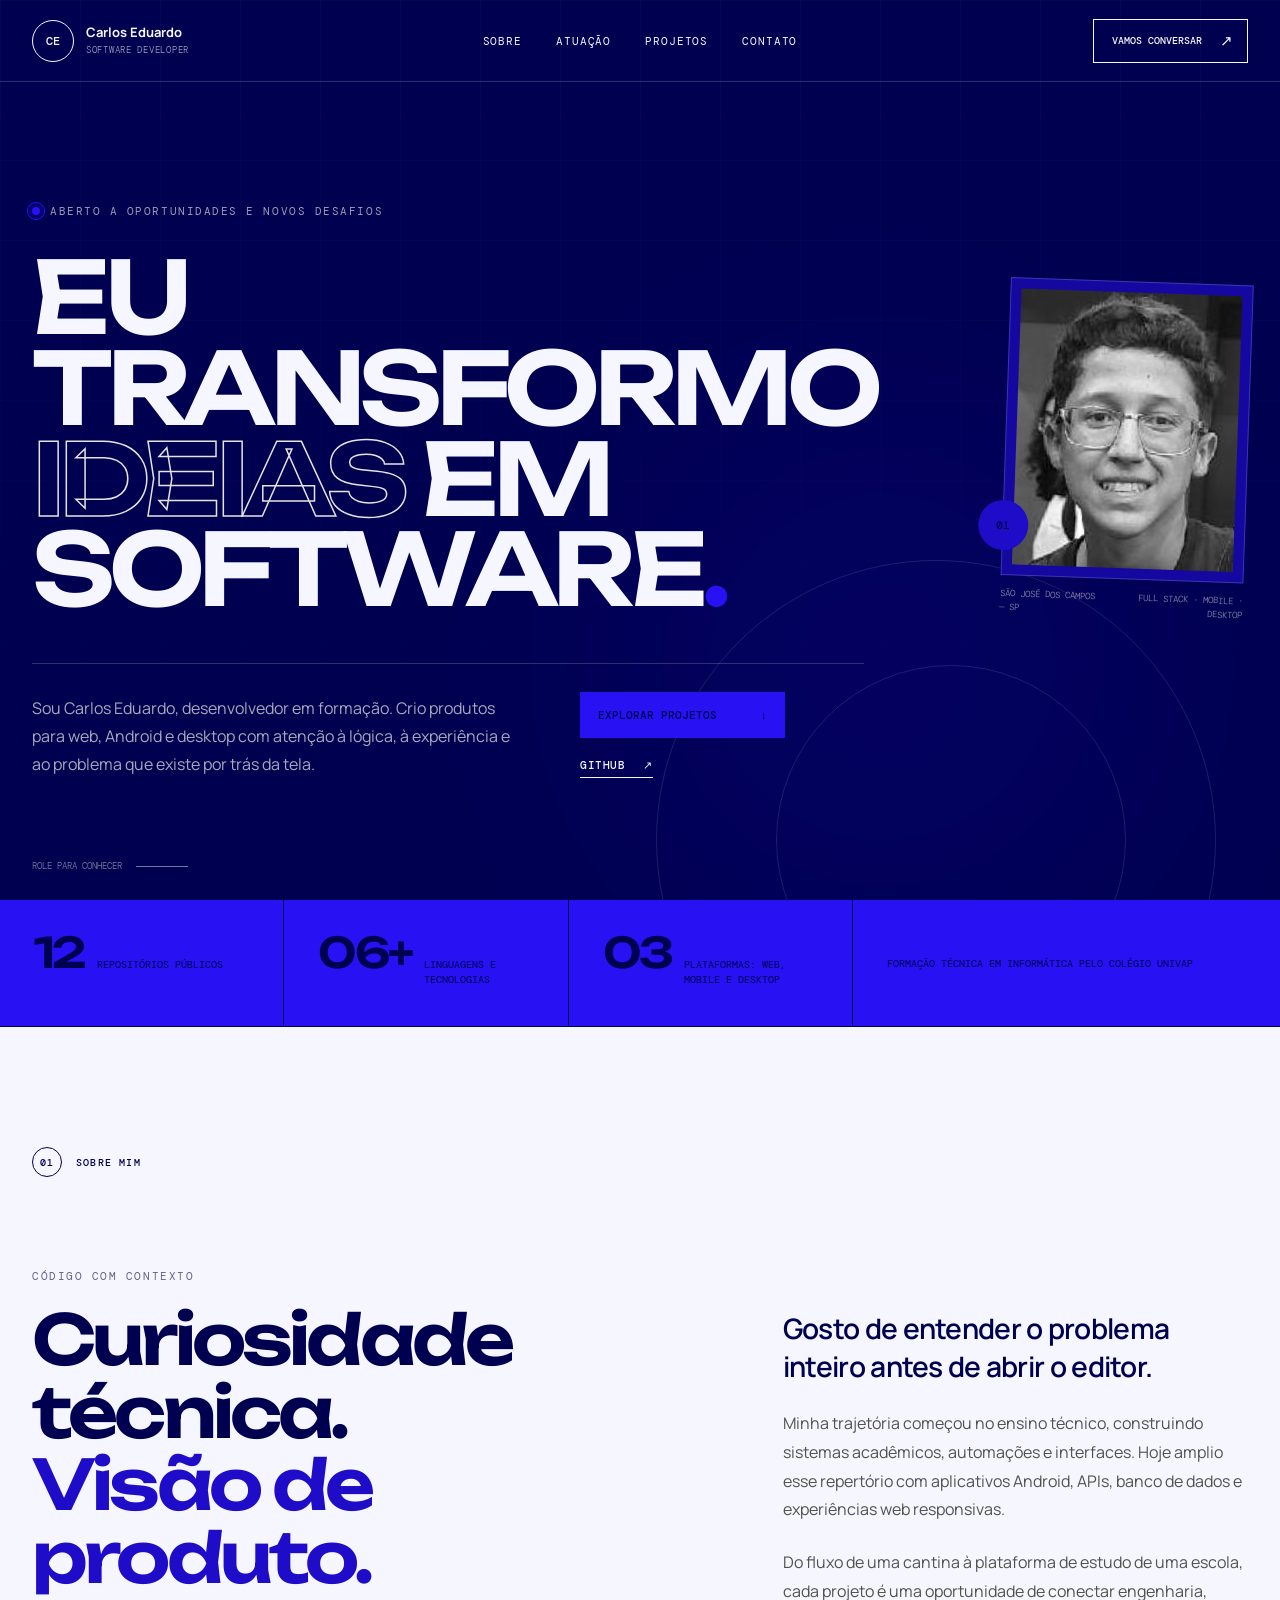
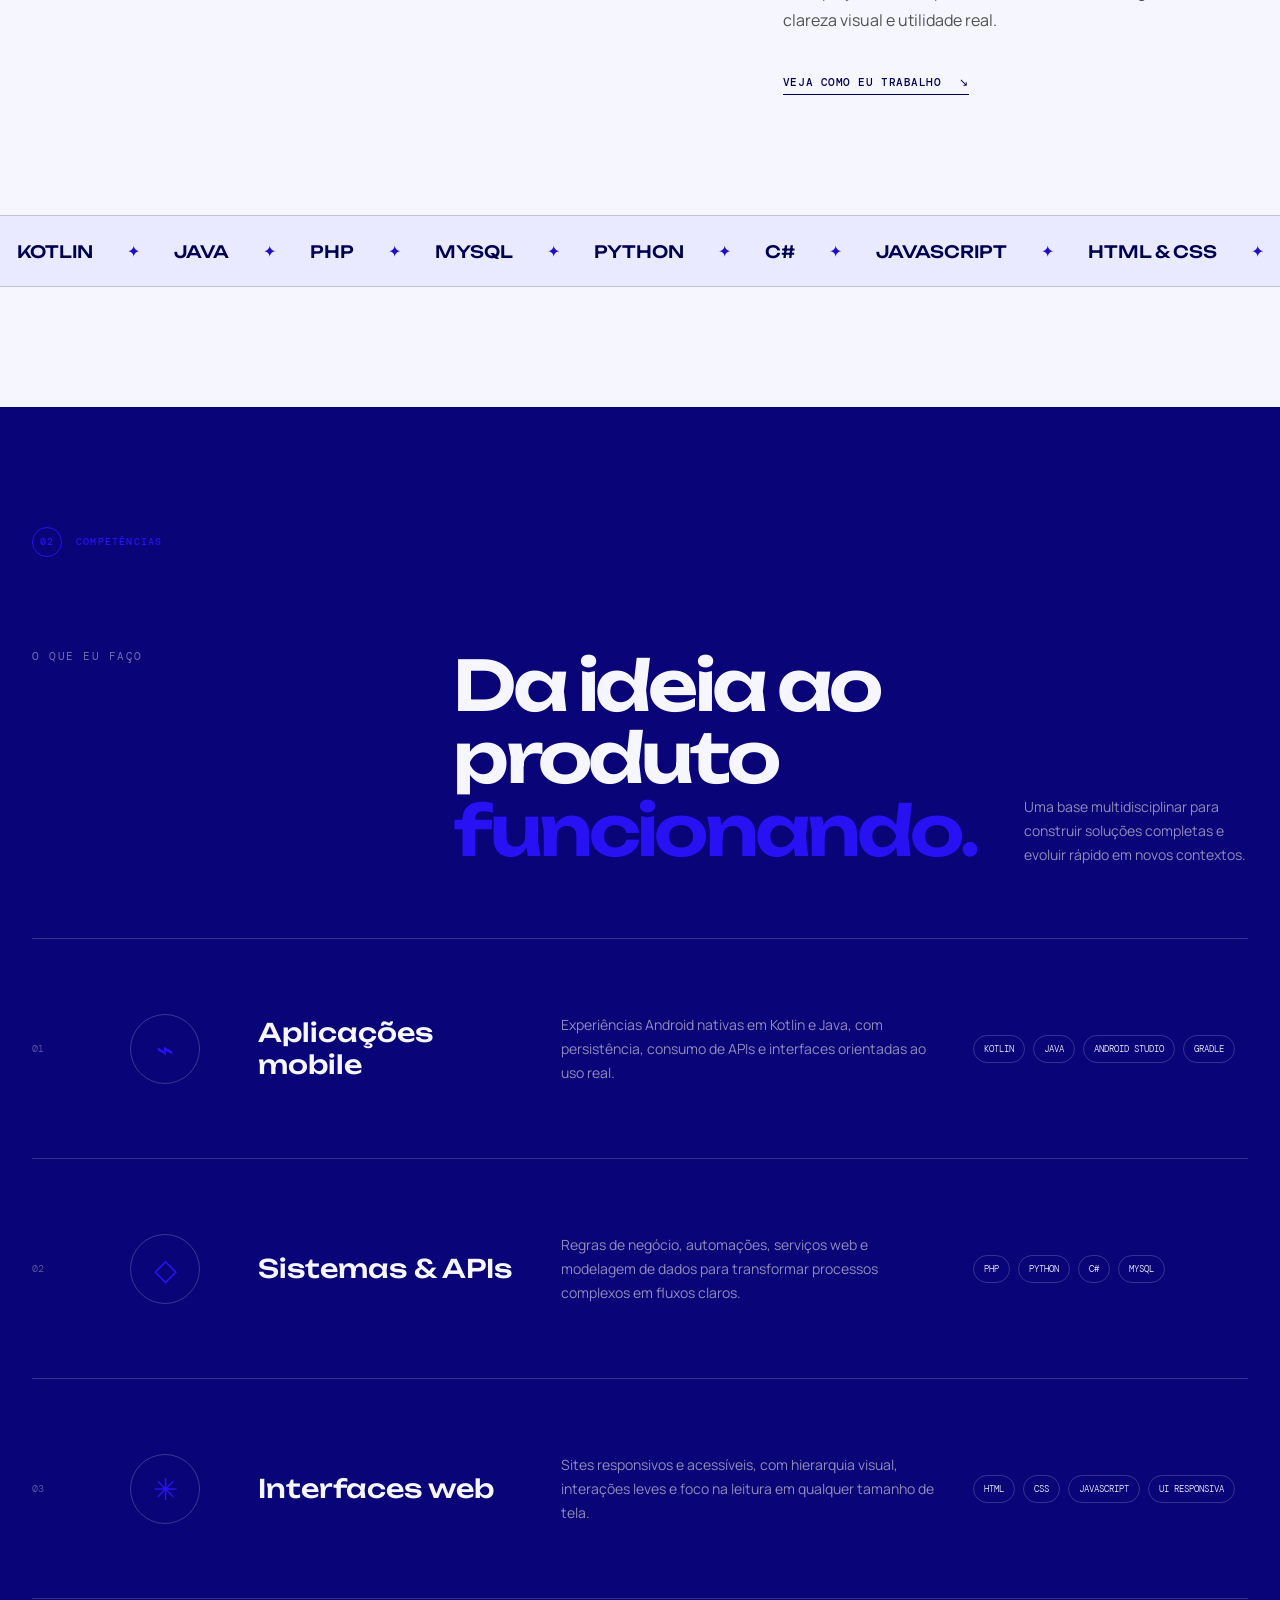
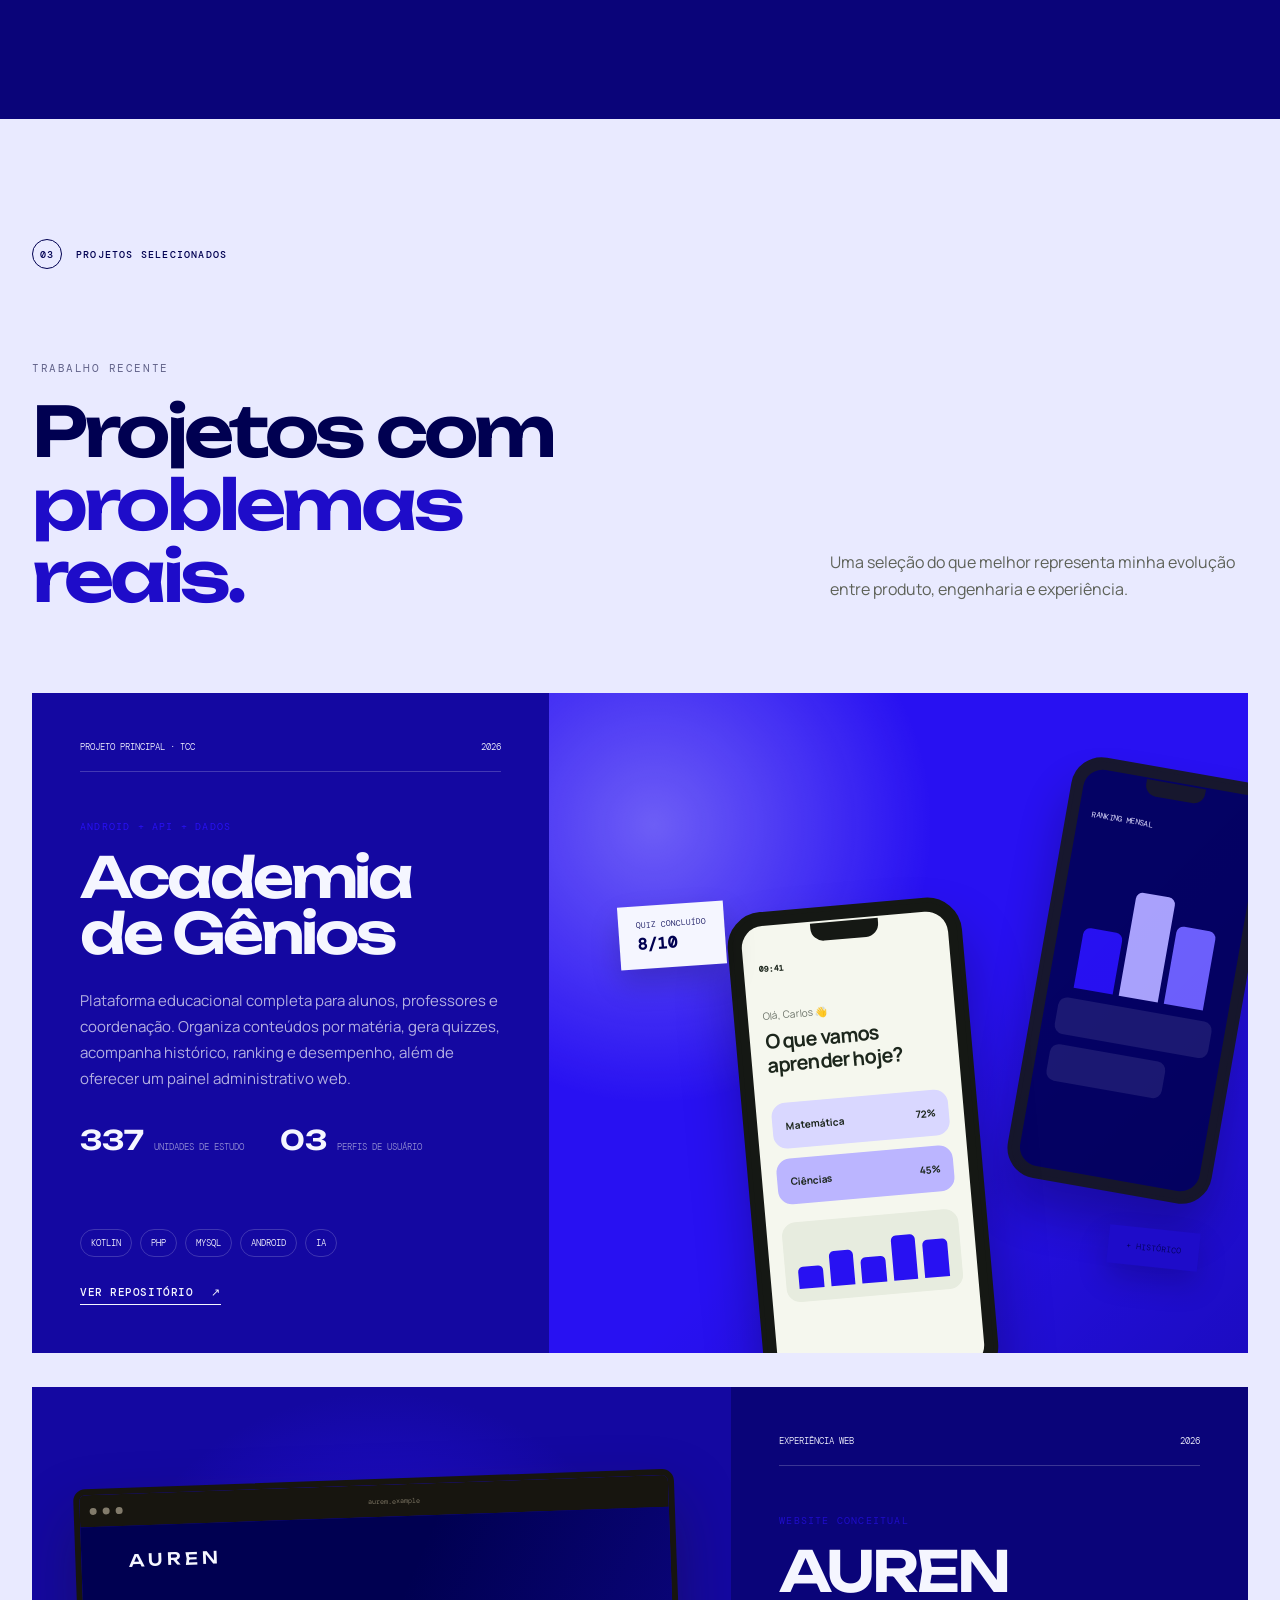
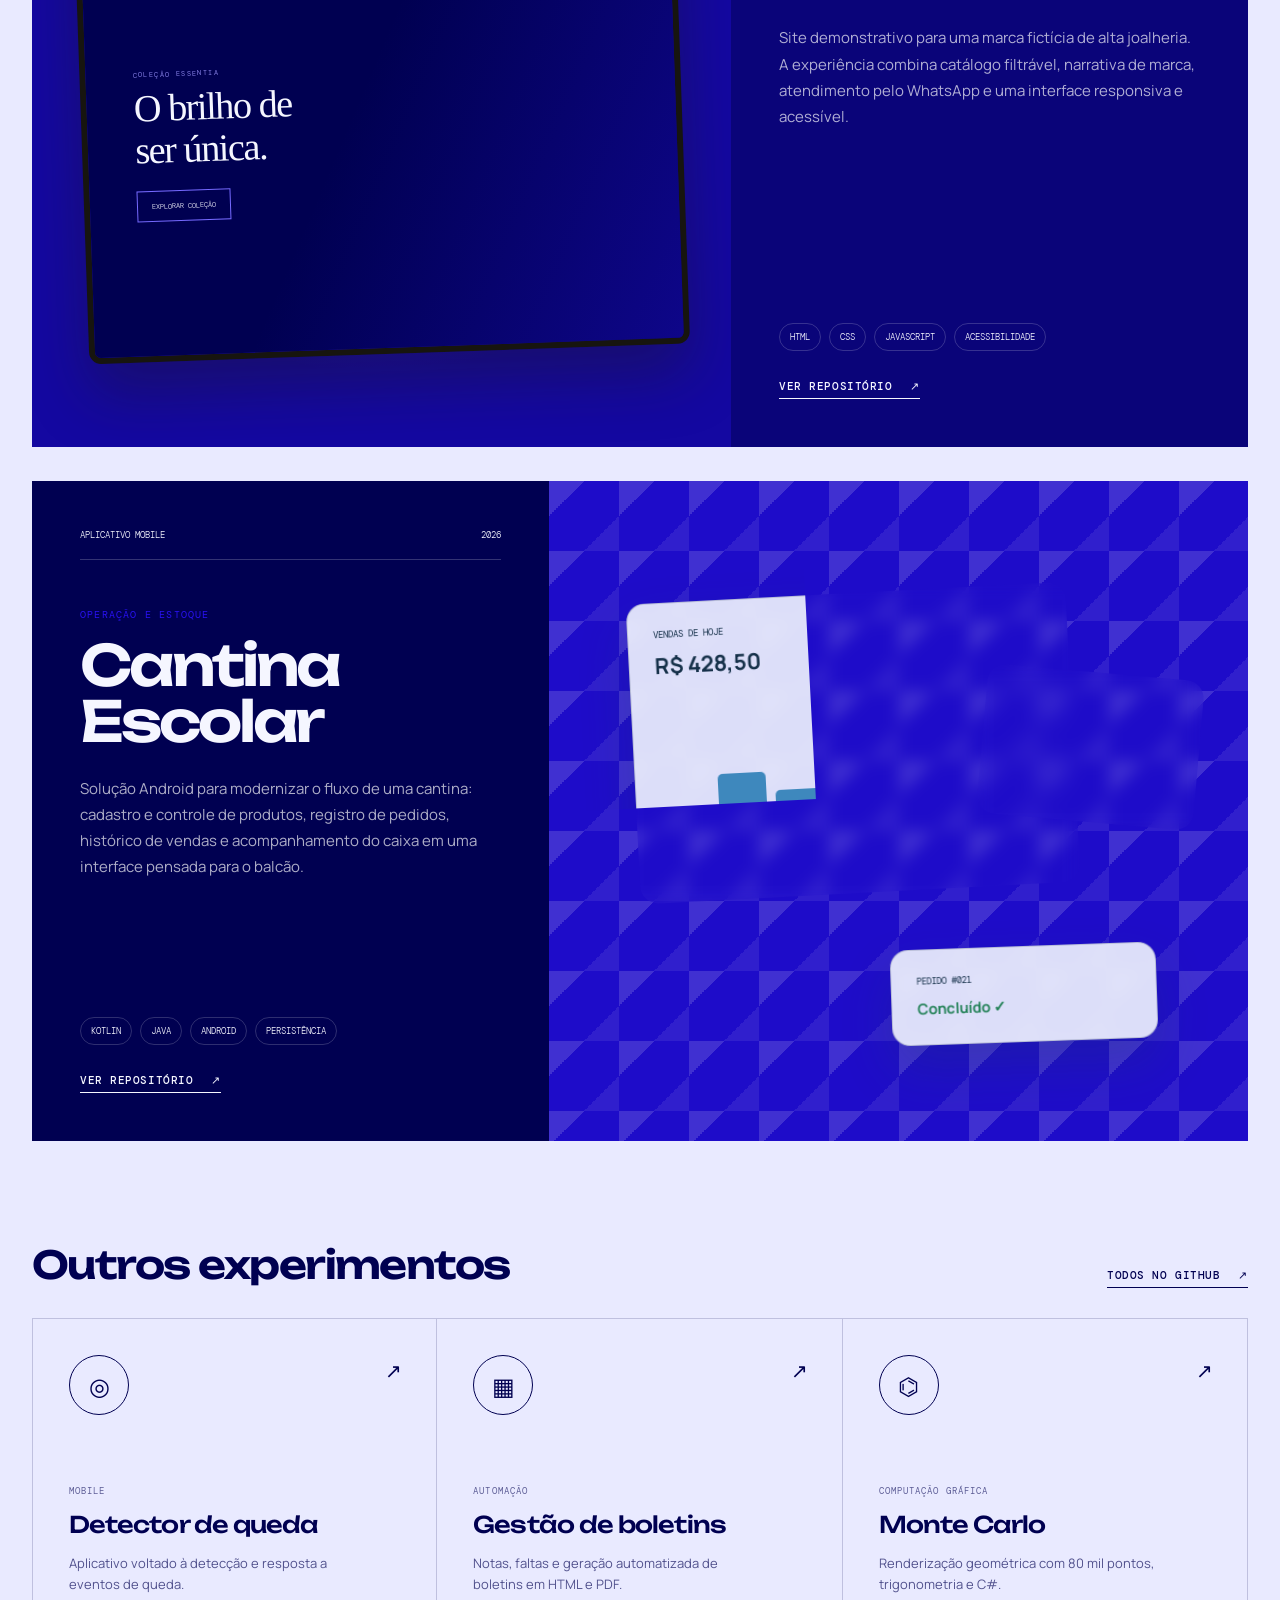
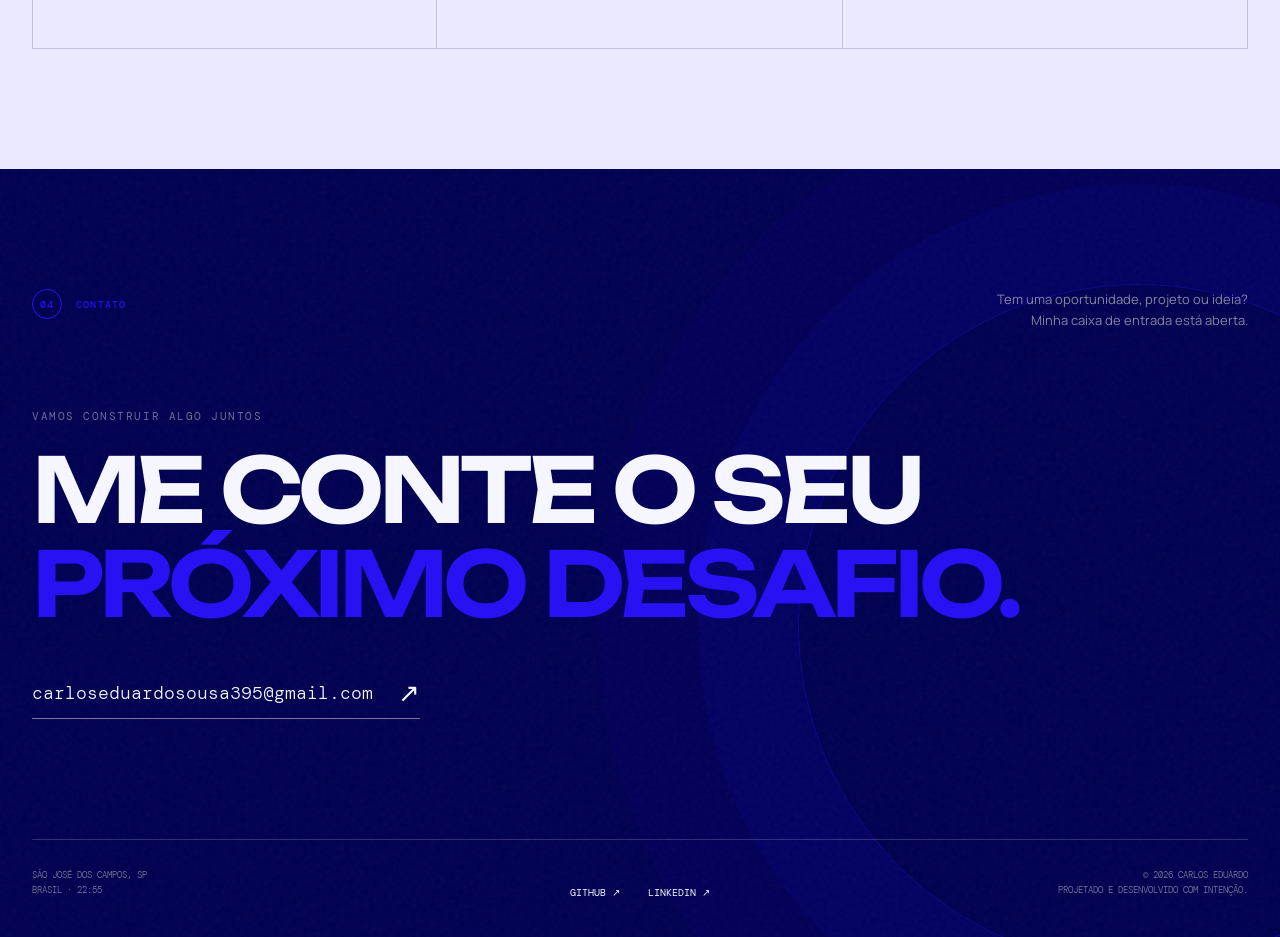
<file: Portifólio/index.html>
<!doctype html>
<html lang="pt-BR">
  <head>
    <meta charset="UTF-8" />
    <meta name="viewport" content="width=device-width, initial-scale=1.0" />
    <meta
      name="description"
      content="Portfólio de Carlos Eduardo, desenvolvedor full stack com foco em experiências web, aplicativos Android e sistemas que resolvem problemas reais."
    />
    <meta name="theme-color" content="#000051" />
    <title>Carlos Eduardo — Desenvolvedor de Software</title>
    <link rel="icon" type="image/svg+xml" href="favicon.svg" />
    <link rel="preconnect" href="https://fonts.googleapis.com" />
    <link rel="preconnect" href="https://fonts.gstatic.com" crossorigin />
    <link
      href="https://fonts.googleapis.com/css2?family=DM+Mono:wght@300;400;500&family=Manrope:wght@400;500;600;700&family=Unbounded:wght@500;600;700&display=swap"
      rel="stylesheet"
    />
    <link rel="stylesheet" href="style.css" />
    <script src="script.js" defer></script>
  </head>
  <body>
    <a class="skip-link" href="#conteudo">Pular para o conteúdo</a>

    <header class="site-header" data-header>
      <a class="brand" href="#inicio" aria-label="Ir ao início">
        <span class="brand-mark">CE</span>
        <span class="brand-copy"
          >Carlos Eduardo<small>Software developer</small></span
        >
      </a>

      <button
        class="menu-toggle"
        type="button"
        aria-label="Abrir menu"
        aria-expanded="false"
        data-menu-toggle
      >
        <span></span><span></span>
      </button>

      <nav class="main-nav" aria-label="Navegação principal" data-nav>
        <a href="#sobre">Sobre</a>
        <a href="#atuacao">Atuação</a>
        <a href="#projetos">Projetos</a>
        <a href="#contato">Contato</a>
      </nav>

      <a class="header-cta" href="mailto:carloseduardosousa395@gmail.com"
        >Vamos conversar <span>↗</span></a
      >
    </header>

    <main id="conteudo">
      <section class="hero" id="inicio">
        <div class="hero-grid" aria-hidden="true"></div>
        <div class="hero-orbit orbit-one" aria-hidden="true"></div>
        <div class="hero-orbit orbit-two" aria-hidden="true"></div>

        <div class="hero-content reveal">
          <div class="eyebrow">
            <span class="status-dot"></span> Aberto a oportunidades e novos
            desafios
          </div>
          <h1>
            Eu transformo<br /><span class="outline-word">ideias</span> em
            software<span class="accent-dot">.</span>
          </h1>
          <div class="hero-bottom">
            <p>
              Sou Carlos Eduardo, desenvolvedor em formação. Crio produtos para
              web, Android e desktop com atenção à lógica, à experiência e ao
              problema que existe por trás da tela.
            </p>
            <div class="hero-actions">
              <a class="button button-primary" href="#projetos"
                >Explorar projetos <span>↓</span></a
              >
              <a
                class="text-link"
                href="https://github.com/CarlosEduardoFSousa"
                target="_blank"
                rel="noreferrer"
                >GitHub <span>↗</span></a
              >
            </div>
          </div>
        </div>

        <aside class="profile-card reveal" data-delay="1">
          <div class="profile-photo-wrap">
            <!-- Para trocar a foto depois, basta substituir assets/profile.jpg mantendo o mesmo nome. -->
            <img
              class="profile-photo"
              src="assets/profile.jpg"
              alt="Foto de perfil de Carlos Eduardo"
            />
            <span class="profile-index">01</span>
          </div>
          <div class="profile-meta">
            <span>São José dos Campos — SP</span
            ><span>Full stack · Mobile · Desktop</span>
          </div>
        </aside>
        <div class="hero-scroll" aria-hidden="true">
          <span>Role para conhecer</span><i></i>
        </div>
      </section>

      <section class="proof-strip" aria-label="Resumo profissional">
        <div><strong>12</strong><span>repositórios públicos</span></div>
        <div><strong>06+</strong><span>linguagens e tecnologias</span></div>
        <div>
          <strong>03</strong><span>plataformas: web, mobile e desktop</span>
        </div>
        <p>Formação técnica em Informática pelo Colégio Univap</p>
      </section>

      <section class="about section" id="sobre">
        <div class="section-kicker reveal"><span>01</span> Sobre mim</div>
        <div class="about-layout">
          <div class="about-heading reveal">
            <p class="overline">Código com contexto</p>
            <h2>Curiosidade técnica.<br /><em>Visão de produto.</em></h2>
          </div>
          <div class="about-copy reveal" data-delay="1">
            <p class="lead">
              Gosto de entender o problema inteiro antes de abrir o editor.
            </p>
            <p>
              Minha trajetória começou no ensino técnico, construindo sistemas
              acadêmicos, automações e interfaces. Hoje amplio esse repertório
              com aplicativos Android, APIs, banco de dados e experiências web
              responsivas.
            </p>
            <p>
              Do fluxo de uma cantina à plataforma de estudo de uma escola, cada
              projeto é uma oportunidade de conectar engenharia, clareza visual
              e utilidade real.
            </p>
            <a class="arrow-link" href="#atuacao"
              >Veja como eu trabalho <span>↘</span></a
            >
          </div>
        </div>
        <div class="marquee" aria-label="Tecnologias que utilizo">
          <div class="marquee-track">
            <div class="marquee-group">
              <span>Kotlin</span><i>✦</i><span>Java</span><i>✦</i
              ><span>PHP</span><i>✦</i><span>MySQL</span><i>✦</i
              ><span>Python</span><i>✦</i><span>C#</span><i>✦</i
              ><span>JavaScript</span><i>✦</i><span>HTML &amp; CSS</span
              ><i>✦</i>
            </div>
            <div class="marquee-group" aria-hidden="true">
              <span>Kotlin</span><i>✦</i><span>Java</span><i>✦</i
              ><span>PHP</span><i>✦</i><span>MySQL</span><i>✦</i
              ><span>Python</span><i>✦</i><span>C#</span><i>✦</i
              ><span>JavaScript</span><i>✦</i><span>HTML &amp; CSS</span
              ><i>✦</i>
            </div>
          </div>
        </div>
      </section>

      <section class="expertise section" id="atuacao">
        <div class="section-kicker reveal"><span>02</span> Competências</div>
        <div class="section-intro reveal">
          <p class="overline">O que eu faço</p>
          <h2>Da ideia ao produto<br /><em>funcionando.</em></h2>
          <p>
            Uma base multidisciplinar para construir soluções completas e
            evoluir rápido em novos contextos.
          </p>
        </div>
        <div class="expertise-list">
          <article class="expertise-item reveal">
            <span class="item-number">01</span>
            <div class="expertise-icon" aria-hidden="true">⌁</div>
            <h3>Aplicações mobile</h3>
            <p>
              Experiências Android nativas em Kotlin e Java, com persistência,
              consumo de APIs e interfaces orientadas ao uso real.
            </p>
            <ul>
              <li>Kotlin</li>
              <li>Java</li>
              <li>Android Studio</li>
              <li>Gradle</li>
            </ul>
          </article>
          <article class="expertise-item reveal" data-delay="1">
            <span class="item-number">02</span>
            <div class="expertise-icon" aria-hidden="true">◇</div>
            <h3>Sistemas &amp; APIs</h3>
            <p>
              Regras de negócio, automações, serviços web e modelagem de dados
              para transformar processos complexos em fluxos claros.
            </p>
            <ul>
              <li>PHP</li>
              <li>Python</li>
              <li>C#</li>
              <li>MySQL</li>
            </ul>
          </article>
          <article class="expertise-item reveal" data-delay="2">
            <span class="item-number">03</span>
            <div class="expertise-icon" aria-hidden="true">✳</div>
            <h3>Interfaces web</h3>
            <p>
              Sites responsivos e acessíveis, com hierarquia visual, interações
              leves e foco na leitura em qualquer tamanho de tela.
            </p>
            <ul>
              <li>HTML</li>
              <li>CSS</li>
              <li>JavaScript</li>
              <li>UI responsiva</li>
            </ul>
          </article>
        </div>
      </section>

      <section class="projects section" id="projetos">
        <div class="section-kicker reveal">
          <span>03</span> Projetos selecionados
        </div>
        <div class="projects-heading reveal">
          <div>
            <p class="overline">Trabalho recente</p>
            <h2>Projetos com<br /><em>problemas reais.</em></h2>
          </div>
          <p>
            Uma seleção do que melhor representa minha evolução entre produto,
            engenharia e experiência.
          </p>
        </div>

        <article class="case-study case-green reveal">
          <div class="case-content">
            <div class="case-topline">
              <span>Projeto principal · TCC</span><span>2026</span>
            </div>
            <p class="case-type">Android + API + dados</p>
            <h3>Academia de Gênios</h3>
            <p>
              Plataforma educacional completa para alunos, professores e
              coordenação. Organiza conteúdos por matéria, gera quizzes,
              acompanha histórico, ranking e desempenho, além de oferecer um
              painel administrativo web.
            </p>
            <div class="case-metrics">
              <div><strong>337</strong><span>unidades de estudo</span></div>
              <div><strong>03</strong><span>perfis de usuário</span></div>
            </div>
            <ul class="case-tags">
              <li>Kotlin</li>
              <li>PHP</li>
              <li>MySQL</li>
              <li>Android</li>
              <li>IA</li>
            </ul>
            <a
              class="case-link"
              href="https://github.com/CarlosEduardoFSousa/Aplicativo-para-estudos"
              target="_blank"
              rel="noreferrer"
              >Ver repositório <span>↗</span></a
            >
          </div>
          <div class="case-visual academia-visual" aria-hidden="true">
            <div class="phone phone-back">
              <div class="phone-screen ranking-screen">
                <span class="phone-label">ranking mensal</span>
                <div class="podium"><i></i><i></i><i></i></div>
                <div class="rank-line"></div>
                <div class="rank-line short"></div>
              </div>
            </div>
            <div class="phone phone-front">
              <div class="phone-screen">
                <span class="phone-time">09:41</span>
                <p>Olá, Carlos 👋</p>
                <h4>O que vamos<br />aprender hoje?</h4>
                <div class="subject-card subject-purple">
                  Matemática <b>72%</b>
                </div>
                <div class="subject-card subject-yellow">
                  Ciências <b>45%</b>
                </div>
                <div class="mini-chart">
                  <i></i><i></i><i></i><i></i><i></i>
                </div>
              </div>
            </div>
            <span class="floating-note note-one"
              >quiz concluído <b>8/10</b></span
            ><span class="floating-note note-two">+ histórico</span>
          </div>
        </article>

        <article class="case-study case-gold reverse reveal">
          <div class="case-content">
            <div class="case-topline">
              <span>Experiência web</span><span>2026</span>
            </div>
            <p class="case-type">Website conceitual</p>
            <h3>AUREN</h3>
            <p>
              Site demonstrativo para uma marca fictícia de alta joalheria. A
              experiência combina catálogo filtrável, narrativa de marca,
              atendimento pelo WhatsApp e uma interface responsiva e acessível.
            </p>
            <ul class="case-tags">
              <li>HTML</li>
              <li>CSS</li>
              <li>JavaScript</li>
              <li>Acessibilidade</li>
            </ul>
            <a
              class="case-link"
              href="https://github.com/CarlosEduardoFSousa/Aurem_Exemple"
              target="_blank"
              rel="noreferrer"
              >Ver repositório <span>↗</span></a
            >
          </div>
          <div class="case-visual aurem-visual" aria-hidden="true">
            <div class="browser-frame">
              <div class="browser-bar">
                <i></i><i></i><i></i><span>aurem.example</span>
              </div>
              <div class="jewel-page">
                <span class="jewel-logo">AUREN</span>
                <p>COLEÇÃO ESSENTIA</p>
                <h4>O brilho de<br />ser única.</h4>
                <button>Explorar coleção</button>
                <div class="jewel-ring"><i></i></div>
              </div>
            </div>
          </div>
        </article>

        <article class="case-study case-blue reveal">
          <div class="case-content">
            <div class="case-topline">
              <span>Aplicativo mobile</span><span>2026</span>
            </div>
            <p class="case-type">Operação e estoque</p>
            <h3>Cantina Escolar</h3>
            <p>
              Solução Android para modernizar o fluxo de uma cantina: cadastro e
              controle de produtos, registro de pedidos, histórico de vendas e
              acompanhamento do caixa em uma interface pensada para o balcão.
            </p>
            <ul class="case-tags">
              <li>Kotlin</li>
              <li>Java</li>
              <li>Android</li>
              <li>Persistência</li>
            </ul>
            <a
              class="case-link"
              href="https://github.com/CarlosEduardoFSousa/CantinaEscolar"
              target="_blank"
              rel="noreferrer"
              >Ver repositório <span>↗</span></a
            >
          </div>
          <div class="case-visual canteen-visual" aria-hidden="true">
            <div class="dashboard-card dash-main">
              <span>Vendas de hoje</span><strong>R$ 428,50</strong>
              <div class="bars">
                <i></i><i></i><i></i><i></i><i></i><i></i><i></i>
              </div>
            </div>
            <div class="dashboard-card dash-stock">
              <span>Estoque</span><strong>48 itens</strong><i></i>
            </div>
            <div class="dashboard-card dash-order">
              <span>Pedido #021</span><strong>Concluído ✓</strong>
            </div>
          </div>
        </article>

        <div class="more-projects">
          <div class="more-projects-head reveal">
            <h3>Outros experimentos</h3>
            <a
              class="arrow-link"
              href="https://github.com/CarlosEduardoFSousa?tab=repositories"
              target="_blank"
              rel="noreferrer"
              >Todos no GitHub <span>↗</span></a
            >
          </div>
          <div class="project-grid">
            <a
              class="project-card reveal"
              href="https://github.com/CarlosEduardoFSousa/Aplicativo-de-detecta-o-de-queda"
              target="_blank"
              rel="noreferrer"
              ><span class="project-icon">◎</span
              ><span class="project-arrow">↗</span><small>Mobile</small>
              <h4>Detector de queda</h4>
              <p>
                Aplicativo voltado à detecção e resposta a eventos de queda.
              </p></a
            >
            <a
              class="project-card reveal"
              data-delay="1"
              href="https://github.com/CarlosEduardoFSousa/Sistema-de-Gestao-de-Boletins-UniVap"
              target="_blank"
              rel="noreferrer"
              ><span class="project-icon">▦</span
              ><span class="project-arrow">↗</span><small>Automação</small>
              <h4>Gestão de boletins</h4>
              <p>
                Notas, faltas e geração automatizada de boletins em HTML e PDF.
              </p></a
            >
            <a
              class="project-card reveal"
              data-delay="2"
              href="https://github.com/CarlosEduardoFSousa/Renderizador-Monte-Carlo-Csharp"
              target="_blank"
              rel="noreferrer"
              ><span class="project-icon">⌬</span
              ><span class="project-arrow">↗</span
              ><small>Computação gráfica</small>
              <h4>Monte Carlo</h4>
              <p>
                Renderização geométrica com 80 mil pontos, trigonometria e C#.
              </p></a
            >
          </div>
        </div>
      </section>

      <section class="contact section" id="contato">
        <div class="contact-noise" aria-hidden="true"></div>
        <div class="contact-top reveal">
          <span class="section-kicker"><span>04</span> Contato</span>
          <p>
            Tem uma oportunidade, projeto ou ideia?<br />Minha caixa de entrada
            está aberta.
          </p>
        </div>
        <div class="contact-main reveal">
          <p class="overline">Vamos construir algo juntos</p>
          <h2>Me conte o seu<br /><em>próximo desafio.</em></h2>
          <a href="mailto:carloseduardosousa395@gmail.com" class="contact-email"
            >carloseduardosousa395@gmail.com <span>↗</span></a
          >
        </div>
        <div class="contact-footer">
          <p>
            São José dos Campos, SP<br /><span id="local-time"
              >Brasil · GMT−3</span
            >
          </p>
          <div class="social-links">
            <a
              href="https://github.com/CarlosEduardoFSousa"
              target="_blank"
              rel="noreferrer"
              >GitHub ↗</a
            ><a
              href="https://www.linkedin.com/in/carlos-eduardo-ferreira-sousa/"
              target="_blank"
              rel="noreferrer"
              >LinkedIn ↗</a
            >
          </div>
          <p class="copyright">
            © <span id="year">2026</span> Carlos Eduardo<br />Projetado e
            desenvolvido com intenção.
          </p>
        </div>
      </section>
    </main>
  </body>
</html>
</file>
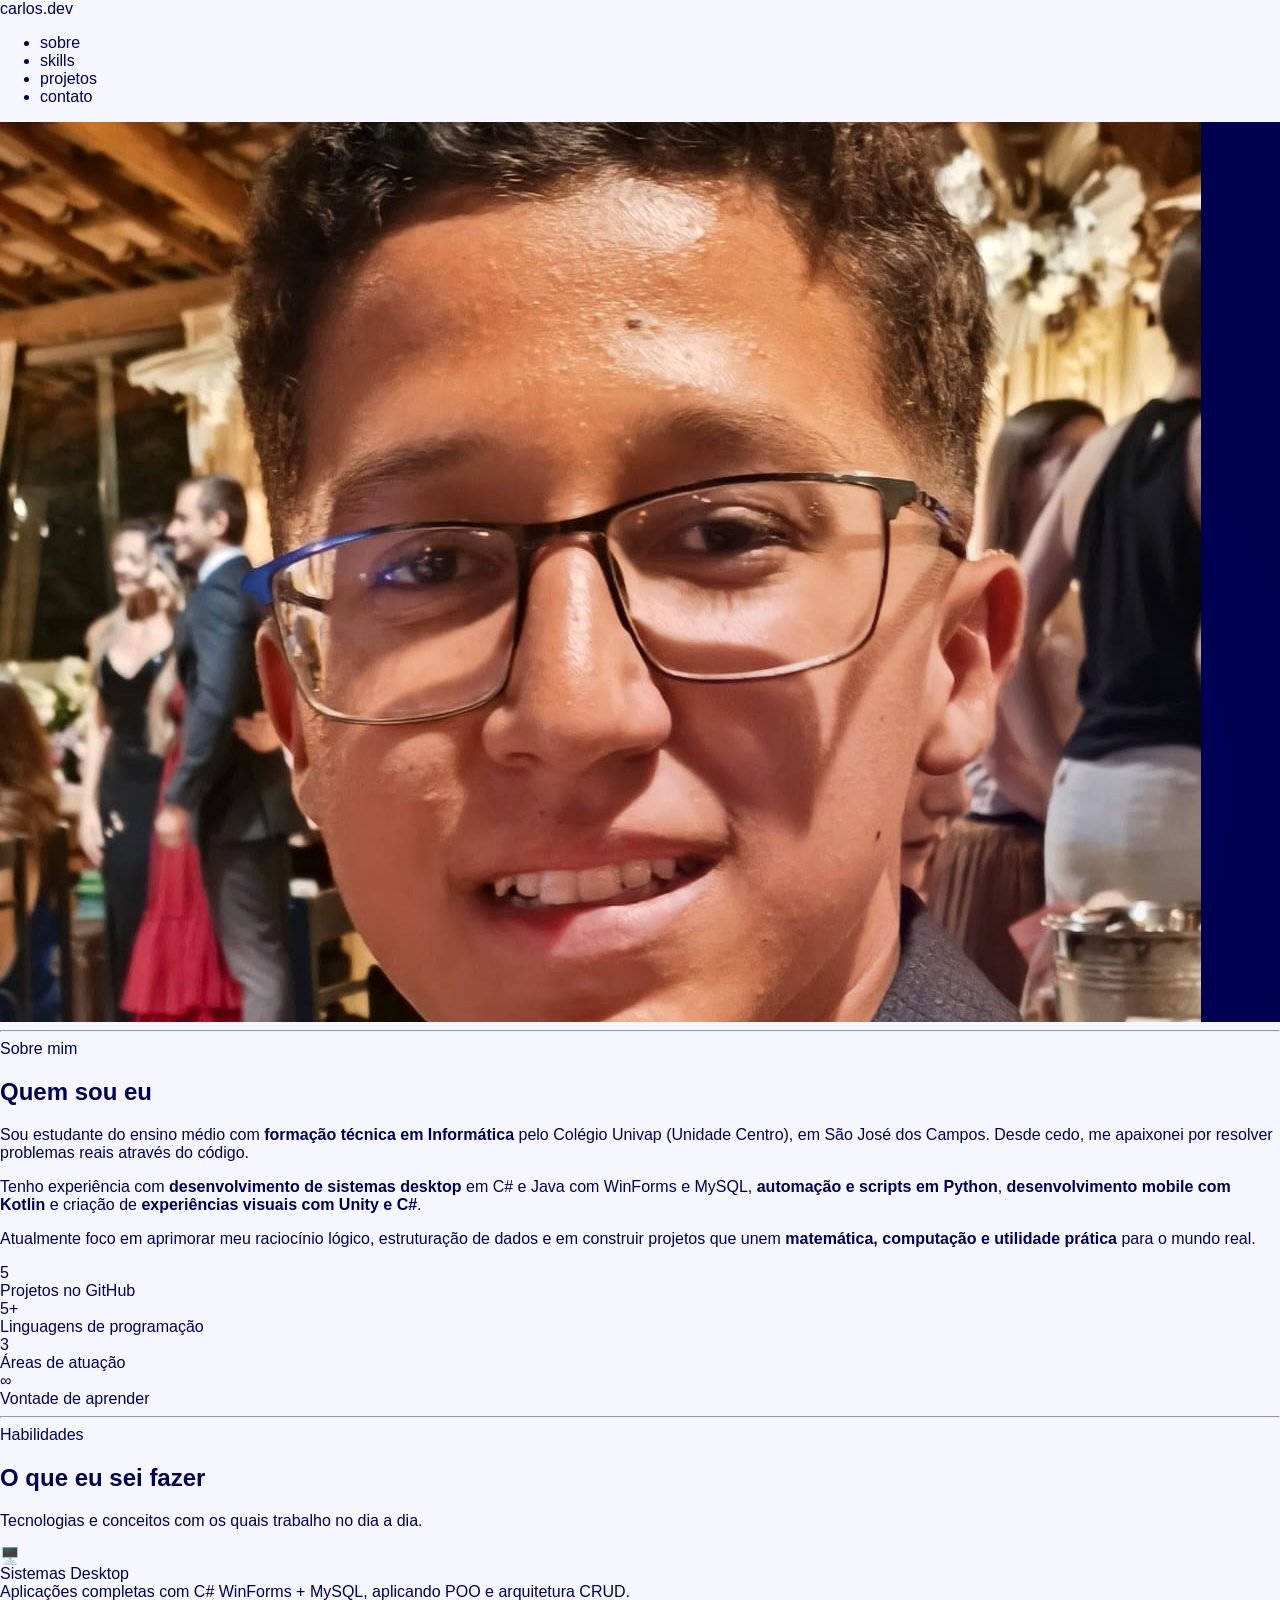
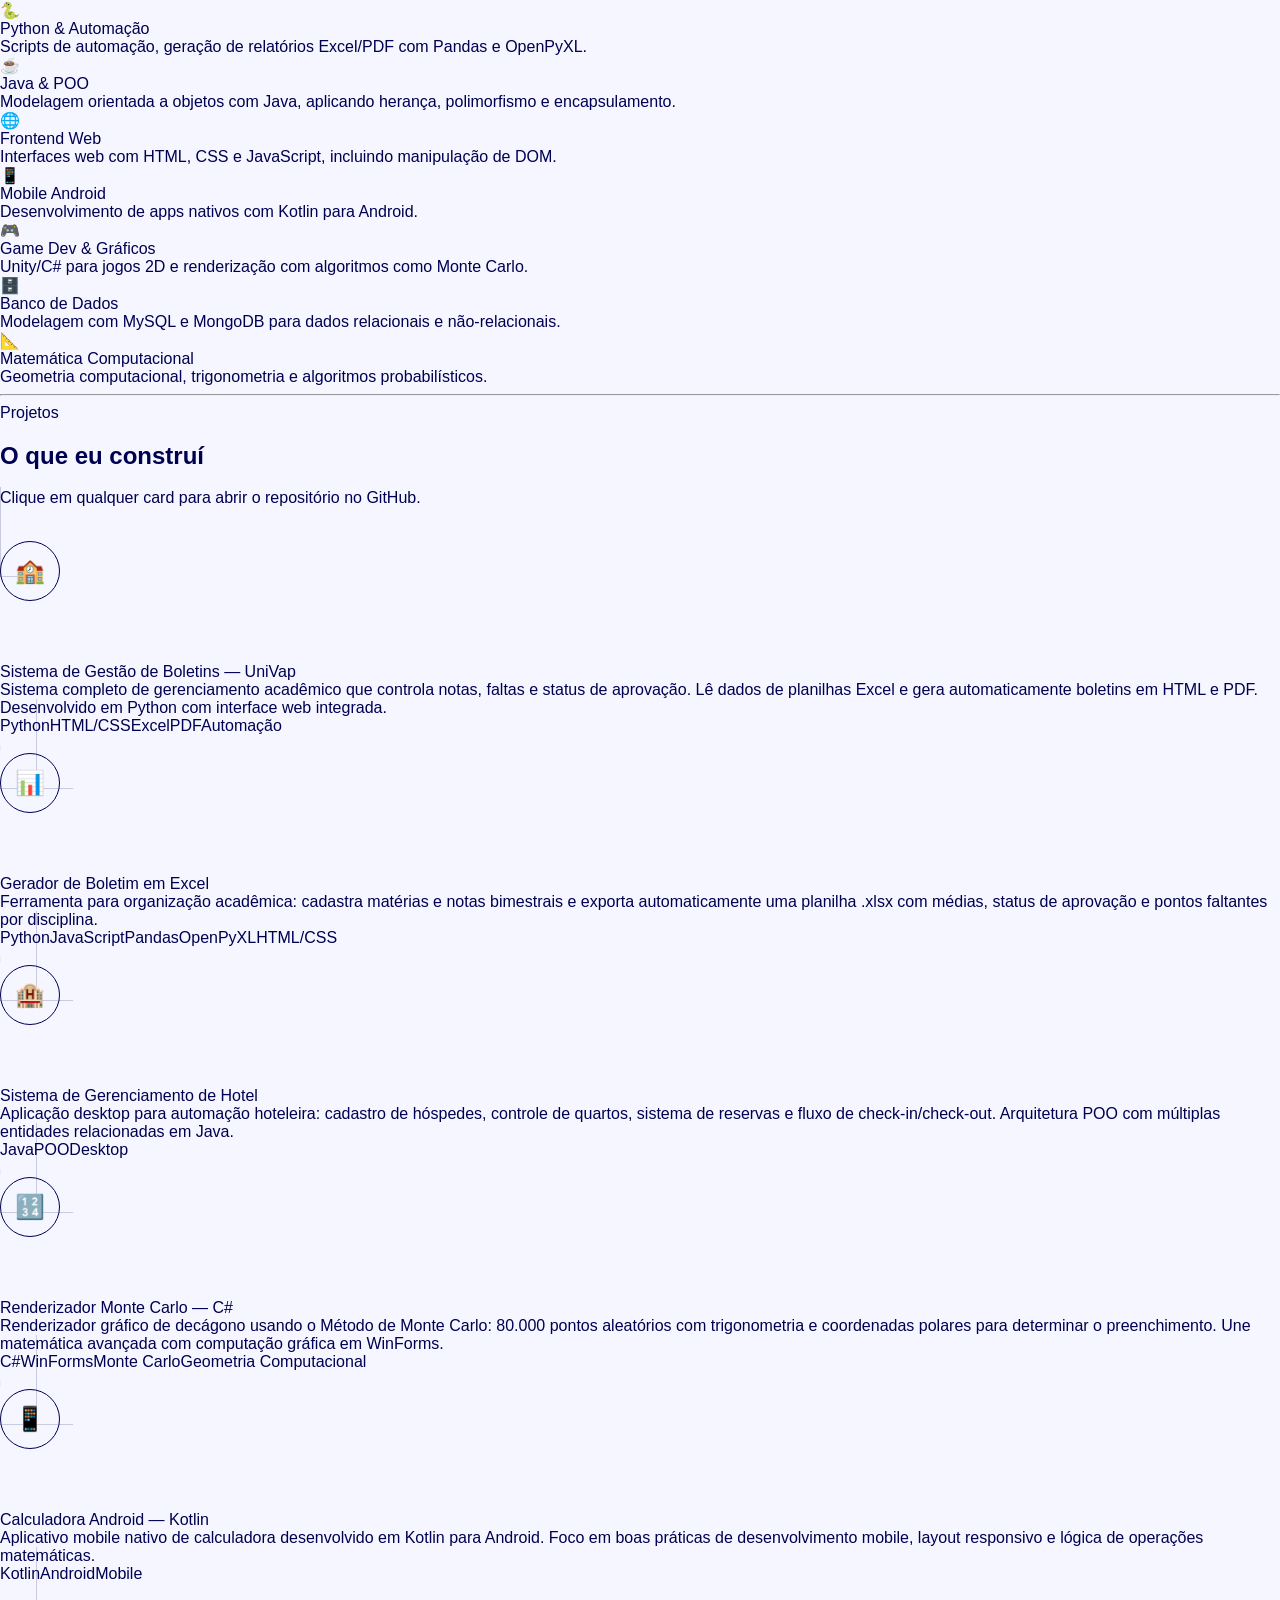
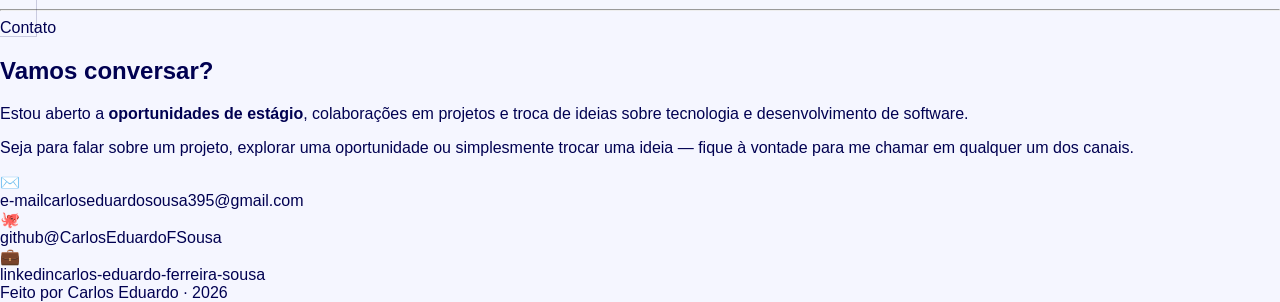
<file: Portifólio/carlos_portfolio.html>
<!doctype html>
<html lang="pt-BR">
  <head>
    <meta charset="UTF-8" />
    <meta name="viewport" content="width=device-width, initial-scale=1.0" />
    <title>Carlos Eduardo — Desenvolvedor FullStack</title>
    <link
      rel="icon"
      href="data:image/svg+xml,<svg xmlns='http://www.w3.org/2000/svg' viewBox='0 0 100 100'><text y='.9em' font-size='90'>💻</text></svg>"
    />
    <link
      href="https://fonts.googleapis.com/css2?family=Space+Mono:ital,wght@0,400;0,700;1,400&family=Syne:wght@400;600;700;800&display=swap"
      rel="stylesheet"
    />
    <link rel="stylesheet" href="style.css" />
  </head>
  <body>
    <nav>
      <a href="#" class="nav-logo">carlos.dev</a>
      <ul class="nav-links">
        <li><a href="#sobre">sobre</a></li>
        <li><a href="#skills">skills</a></li>
        <li><a href="#projetos">projetos</a></li>
        <li><a href="#contato">contato</a></li>
      </ul>
    </nav>

    <div class="hero">
      <div class="hero-inner">
        <div class="hero-text">
          <div class="hero-tag">
            <span class="dot"></span>Disponível para oportunidades
          </div>
          <h1>Olá, sou<br /><span class="name-accent">Carlos Eduardo</span></h1>
          <p class="hero-desc">
            Desenvolvedor FullStack &amp; Unity Developer. Estudante com
            formação técnica em Informática pelo Colégio Univap — apaixonado por
            transformar código em soluções reais, de sistemas desktop a
            experiências em jogos 2D.
          </p>
          <div class="hero-ctas">
            <a href="#projetos" class="btn-primary">Ver projetos →</a>
            <a
              href="https://github.com/CarlosEduardoFSousa"
              target="_blank"
              class="btn-secondary"
              >GitHub ↗</a
            >
          </div>
          <div class="stack-row">
            <span class="chip">C#</span><span class="chip">Java</span
            ><span class="chip">Python</span> <span class="chip">Kotlin</span
            ><span class="chip">JavaScript</span
            ><span class="chip">HTML/CSS</span> <span class="chip">Unity</span
            ><span class="chip">MySQL</span><span class="chip">MongoDB</span>
          </div>
        </div>
        <img
          class="hero-photo"
          src="[data-uri]"
          alt="Carlos Eduardo"
        />
      </div>
    </div>

    <hr class="full-divider" />

    <section id="sobre">
      <div class="section-wrap">
        <div class="section-label">Sobre mim</div>
        <h2 class="section-title">Quem sou eu</h2>
        <div class="about-grid">
          <div class="about-text">
            <p>
              Sou estudante do ensino médio com
              <strong>formação técnica em Informática</strong> pelo Colégio
              Univap (Unidade Centro), em São José dos Campos. Desde cedo, me
              apaixonei por resolver problemas reais através do código.
            </p>
            <p>
              Tenho experiência com
              <strong>desenvolvimento de sistemas desktop</strong> em C# e Java
              com WinForms e MySQL,
              <strong>automação e scripts em Python</strong>,
              <strong>desenvolvimento mobile com Kotlin</strong> e criação de
              <strong>experiências visuais com Unity e C#</strong>.
            </p>
            <p>
              Atualmente foco em aprimorar meu raciocínio lógico, estruturação
              de dados e em construir projetos que unem
              <strong>matemática, computação e utilidade prática</strong> para o
              mundo real.
            </p>
          </div>
          <div class="about-stats">
            <div class="stat-card">
              <div class="stat-num">5</div>
              <div class="stat-label">Projetos no GitHub</div>
            </div>
            <div class="stat-card">
              <div class="stat-num">5+</div>
              <div class="stat-label">Linguagens de programação</div>
            </div>
            <div class="stat-card">
              <div class="stat-num">3</div>
              <div class="stat-label">Áreas de atuação</div>
            </div>
            <div class="stat-card">
              <div class="stat-num">∞</div>
              <div class="stat-label">Vontade de aprender</div>
            </div>
          </div>
        </div>
      </div>
    </section>

    <hr class="full-divider" />

    <section id="skills">
      <div class="section-wrap">
        <div class="section-label">Habilidades</div>
        <h2 class="section-title">O que eu sei fazer</h2>
        <p class="section-sub">
          Tecnologias e conceitos com os quais trabalho no dia a dia.
        </p>
        <div class="skills-grid">
          <div class="skill-card">
            <div class="skill-icon">🖥️</div>
            <div class="skill-name">Sistemas Desktop</div>
            <div class="skill-desc">
              Aplicações completas com C# WinForms + MySQL, aplicando POO e
              arquitetura CRUD.
            </div>
          </div>
          <div class="skill-card">
            <div class="skill-icon">🐍</div>
            <div class="skill-name">Python & Automação</div>
            <div class="skill-desc">
              Scripts de automação, geração de relatórios Excel/PDF com Pandas e
              OpenPyXL.
            </div>
          </div>
          <div class="skill-card">
            <div class="skill-icon">☕</div>
            <div class="skill-name">Java & POO</div>
            <div class="skill-desc">
              Modelagem orientada a objetos com Java, aplicando herança,
              polimorfismo e encapsulamento.
            </div>
          </div>
          <div class="skill-card">
            <div class="skill-icon">🌐</div>
            <div class="skill-name">Frontend Web</div>
            <div class="skill-desc">
              Interfaces web com HTML, CSS e JavaScript, incluindo manipulação
              de DOM.
            </div>
          </div>
          <div class="skill-card">
            <div class="skill-icon">📱</div>
            <div class="skill-name">Mobile Android</div>
            <div class="skill-desc">
              Desenvolvimento de apps nativos com Kotlin para Android.
            </div>
          </div>
          <div class="skill-card">
            <div class="skill-icon">🎮</div>
            <div class="skill-name">Game Dev & Gráficos</div>
            <div class="skill-desc">
              Unity/C# para jogos 2D e renderização com algoritmos como Monte
              Carlo.
            </div>
          </div>
          <div class="skill-card">
            <div class="skill-icon">🗄️</div>
            <div class="skill-name">Banco de Dados</div>
            <div class="skill-desc">
              Modelagem com MySQL e MongoDB para dados relacionais e
              não-relacionais.
            </div>
          </div>
          <div class="skill-card">
            <div class="skill-icon">📐</div>
            <div class="skill-name">Matemática Computacional</div>
            <div class="skill-desc">
              Geometria computacional, trigonometria e algoritmos
              probabilísticos.
            </div>
          </div>
        </div>
      </div>
    </section>

    <hr class="full-divider" />

    <section id="projetos">
      <div class="section-wrap">
        <div class="section-label">Projetos</div>
        <h2 class="section-title">O que eu construí</h2>
        <p class="section-sub">
          Clique em qualquer card para abrir o repositório no GitHub.
        </p>
        <div class="projects-grid">
          <a
            href="https://github.com/CarlosEduardoFSousa/Sistema-de-Gestao-de-Boletins-UniVap"
            target="_blank"
            class="project-card featured"
          >
            <div class="project-header">
              <div class="project-icon">🏫</div>
              <div class="project-arrow">↗</div>
            </div>
            <div class="project-name">
              Sistema de Gestão de Boletins — UniVap
            </div>
            <div class="project-desc">
              Sistema completo de gerenciamento acadêmico que controla notas,
              faltas e status de aprovação. Lê dados de planilhas Excel e gera
              automaticamente boletins em HTML e PDF. Desenvolvido em Python com
              interface web integrada.
            </div>
            <div class="project-tags">
              <span class="tag">Python</span><span class="tag">HTML/CSS</span
              ><span class="tag">Excel</span><span class="tag">PDF</span
              ><span class="tag">Automação</span>
            </div>
          </a>

          <a
            href="https://github.com/CarlosEduardoFSousa/Sistema_de_Gerar_Excel_do_Boletim"
            target="_blank"
            class="project-card"
          >
            <div class="project-header">
              <div class="project-icon">📊</div>
              <div class="project-arrow">↗</div>
            </div>
            <div class="project-name">Gerador de Boletim em Excel</div>
            <div class="project-desc">
              Ferramenta para organização acadêmica: cadastra matérias e notas
              bimestrais e exporta automaticamente uma planilha .xlsx com
              médias, status de aprovação e pontos faltantes por disciplina.
            </div>
            <div class="project-tags">
              <span class="tag">Python</span><span class="tag">JavaScript</span
              ><span class="tag">Pandas</span><span class="tag">OpenPyXL</span
              ><span class="tag">HTML/CSS</span>
            </div>
          </a>

          <a
            href="https://github.com/CarlosEduardoFSousa/GerenciamentoHotel"
            target="_blank"
            class="project-card"
          >
            <div class="project-header">
              <div class="project-icon">🏨</div>
              <div class="project-arrow">↗</div>
            </div>
            <div class="project-name">Sistema de Gerenciamento de Hotel</div>
            <div class="project-desc">
              Aplicação desktop para automação hoteleira: cadastro de hóspedes,
              controle de quartos, sistema de reservas e fluxo de
              check-in/check-out. Arquitetura POO com múltiplas entidades
              relacionadas em Java.
            </div>
            <div class="project-tags">
              <span class="tag">Java</span><span class="tag">POO</span
              ><span class="tag">Desktop</span>
            </div>
          </a>

          <a
            href="https://github.com/CarlosEduardoFSousa/Renderizador-Monte-Carlo-Csharp"
            target="_blank"
            class="project-card"
          >
            <div class="project-header">
              <div class="project-icon">🔢</div>
              <div class="project-arrow">↗</div>
            </div>
            <div class="project-name">Renderizador Monte Carlo — C#</div>
            <div class="project-desc">
              Renderizador gráfico de decágono usando o Método de Monte Carlo:
              80.000 pontos aleatórios com trigonometria e coordenadas polares
              para determinar o preenchimento. Une matemática avançada com
              computação gráfica em WinForms.
            </div>
            <div class="project-tags">
              <span class="tag">C#</span><span class="tag">WinForms</span
              ><span class="tag">Monte Carlo</span
              ><span class="tag">Geometria Computacional</span>
            </div>
          </a>

          <a
            href="https://github.com/CarlosEduardoFSousa/CalculadoraSimples_Kotlin"
            target="_blank"
            class="project-card"
          >
            <div class="project-header">
              <div class="project-icon">📱</div>
              <div class="project-arrow">↗</div>
            </div>
            <div class="project-name">Calculadora Android — Kotlin</div>
            <div class="project-desc">
              Aplicativo mobile nativo de calculadora desenvolvido em Kotlin
              para Android. Foco em boas práticas de desenvolvimento mobile,
              layout responsivo e lógica de operações matemáticas.
            </div>
            <div class="project-tags">
              <span class="tag">Kotlin</span><span class="tag">Android</span
              ><span class="tag">Mobile</span>
            </div>
          </a>
        </div>
      </div>
    </section>

    <hr class="full-divider" />

    <section id="contato">
      <div class="section-wrap">
        <div class="section-label">Contato</div>
        <h2 class="section-title">Vamos conversar?</h2>
        <div class="contact-wrapper">
          <div class="contact-text">
            <p>
              Estou aberto a <strong>oportunidades de estágio</strong>,
              colaborações em projetos e troca de ideias sobre tecnologia e
              desenvolvimento de software.
            </p>
            <p>
              Seja para falar sobre um projeto, explorar uma oportunidade ou
              simplesmente trocar uma ideia — fique à vontade para me chamar em
              qualquer um dos canais.
            </p>
          </div>
          <div class="contact-links">
            <a
              href="mailto:carloseduardosousa395@gmail.com"
              class="contact-link"
            >
              <div class="contact-link-icon">✉️</div>
              <div class="contact-link-label">
                <span class="contact-link-type">e-mail</span
                ><span>carloseduardosousa395@gmail.com</span>
              </div>
            </a>
            <a
              href="https://github.com/CarlosEduardoFSousa"
              target="_blank"
              class="contact-link"
            >
              <div class="contact-link-icon">🐙</div>
              <div class="contact-link-label">
                <span class="contact-link-type">github</span
                ><span>@CarlosEduardoFSousa</span>
              </div>
            </a>
            <a
              href="https://www.linkedin.com/in/carlos-eduardo-ferreira-sousa/"
              target="_blank"
              class="contact-link"
            >
              <div class="contact-link-icon">💼</div>
              <div class="contact-link-label">
                <span class="contact-link-type">linkedin</span
                ><span>carlos-eduardo-ferreira-sousa</span>
              </div>
            </a>
          </div>
        </div>
      </div>
    </section>

    <footer>
      <span
        >Feito por
        <a href="https://github.com/CarlosEduardoFSousa">Carlos Eduardo</a> ·
        2026</span
      >
    </footer>
  </body>
</html>
</file>
<file: Portifólio/style.css>
:root {
  --ink: #000051;
  --ink-soft: #0a0479;
  --paper: #f5f6ff;
  --paper-dark: #e9eaff;
  --lime: #2811f2;
  --coral: #1e0cc9;
  --blue: #2811f2;
  --purple: #1408a1;
  --gold: #1e0cc9;
  --muted: #62638a;
  --line: rgba(0, 0, 81, 0.18);
  --display: "Unbounded", sans-serif;
  --body: "Manrope", sans-serif;
  --mono: "DM Mono", monospace;
  --page: min(1380px, calc(100vw - 64px));
}

* {
  box-sizing: border-box;
}
html {
  scroll-behavior: smooth;
  scrollbar-width: thin;
  scrollbar-color: var(--lime) var(--ink);
}
body {
  margin: 0;
  background: var(--paper);
  color: var(--ink);
  font-family: var(--body);
  -webkit-font-smoothing: antialiased;
}
body.menu-open {
  overflow: hidden;
}
a {
  color: inherit;
  text-decoration: none;
}
img {
  display: block;
  max-width: 100%;
}
button {
  font: inherit;
}
::selection {
  background: var(--lime);
  color: var(--ink);
}

/* Barra de rolagem — Chrome, Edge e Opera */
::-webkit-scrollbar {
  width: 12px;
  height: 12px;
}

::-webkit-scrollbar-track {
  background: var(--ink);
  border-left: 1px solid rgba(245, 246, 255, 0.1);
}

::-webkit-scrollbar-thumb {
  min-height: 54px;
  background: linear-gradient(180deg, var(--lime), var(--coral));
  border: 3px solid var(--ink);
  border-radius: 999px;
}

::-webkit-scrollbar-thumb:hover {
  background: var(--blue);
}

::-webkit-scrollbar-corner {
  background: var(--ink);
}

.skip-link {
  position: fixed;
  top: 12px;
  left: 12px;
  z-index: 100;
  transform: translateY(-180%);
  background: var(--lime);
  padding: 12px 18px;
  font-weight: 700;
}
.skip-link:focus {
  transform: translateY(0);
}
.section {
  padding: 120px max(32px, calc((100vw - 1380px) / 2));
}

.site-header {
  position: fixed;
  top: 0;
  left: 0;
  z-index: 50;
  width: 100%;
  height: 82px;
  display: grid;
  grid-template-columns: 1fr auto 1fr;
  align-items: center;
  padding: 0 max(32px, calc((100vw - 1380px) / 2));
  color: var(--paper);
  border-bottom: 1px solid rgba(255, 255, 255, 0.16);
  transition:
    background 0.3s,
    color 0.3s,
    height 0.3s,
    box-shadow 0.3s;
}
.site-header.scrolled {
  height: 68px;
  color: var(--ink);
  background: rgba(245, 246, 255, 0.92);
  backdrop-filter: blur(18px);
  box-shadow: 0 1px 0 var(--line);
}
.brand {
  display: inline-flex;
  align-items: center;
  gap: 12px;
  justify-self: start;
}
.brand-mark {
  display: grid;
  place-items: center;
  width: 42px;
  height: 42px;
  border: 1px solid currentColor;
  border-radius: 50%;
  font: 500 12px var(--mono);
}
.brand-copy {
  font-size: 13px;
  font-weight: 700;
  line-height: 1.2;
}
.brand-copy small {
  display: block;
  margin-top: 3px;
  font: 300 9px var(--mono);
  letter-spacing: 0.08em;
  text-transform: uppercase;
  opacity: 0.64;
}
.main-nav {
  display: flex;
  gap: 34px;
}
.main-nav a {
  position: relative;
  font: 400 11px var(--mono);
  letter-spacing: 0.08em;
  text-transform: uppercase;
}
.main-nav a::after {
  content: "";
  position: absolute;
  left: 0;
  bottom: -7px;
  width: 100%;
  height: 1px;
  background: currentColor;
  transform: scaleX(0);
  transform-origin: right;
  transition: transform 0.25s;
}
.main-nav a:hover::after,
.main-nav a.active::after {
  transform: scaleX(1);
  transform-origin: left;
}
.header-cta {
  justify-self: end;
  display: inline-flex;
  align-items: center;
  gap: 18px;
  padding: 11px 14px 11px 18px;
  border: 1px solid currentColor;
  font: 500 10px var(--mono);
  text-transform: uppercase;
  transition:
    background 0.2s,
    color 0.2s;
}
.header-cta:hover {
  background: var(--lime);
  color: var(--ink);
  border-color: var(--lime);
}
.header-cta span {
  font-size: 15px;
}
.menu-toggle {
  display: none;
}

.hero {
  position: relative;
  display: flex;
  align-items: center;
  min-height: 720px;
  height: 100svh;
  padding-top: 82px;
  overflow: hidden;
  background: var(--ink);
  color: var(--paper);
}
.hero-grid {
  position: absolute;
  inset: 0;
  opacity: 0.12;
  background-image:
    linear-gradient(rgba(255, 255, 255, 0.18) 1px, transparent 1px),
    linear-gradient(90deg, rgba(255, 255, 255, 0.18) 1px, transparent 1px);
  background-size: 80px 80px;
  mask-image: linear-gradient(to bottom, #000, transparent 90%);
}
.hero::before {
  content: "";
  position: absolute;
  width: 560px;
  height: 560px;
  left: 47%;
  top: 43%;
  border-radius: 50%;
  background: var(--lime);
  opacity: 0.08;
  filter: blur(120px);
}
.hero-orbit {
  position: absolute;
  border: 1px solid rgba(255, 255, 255, 0.11);
  border-radius: 50%;
  pointer-events: none;
}
.orbit-one {
  width: 560px;
  height: 560px;
  right: 5%;
  bottom: -220px;
}
.orbit-two {
  width: 350px;
  height: 350px;
  right: 12%;
  bottom: -115px;
}
.hero-content {
  position: relative;
  z-index: 2;
  width: min(870px, 65vw);
  margin-left: max(32px, calc((100vw - 1380px) / 2));
}
.eyebrow,
.overline {
  font: 400 11px var(--mono);
  letter-spacing: 0.14em;
  text-transform: uppercase;
}
.eyebrow {
  display: flex;
  align-items: center;
  gap: 10px;
  margin-bottom: 34px;
  color: rgba(242, 240, 232, 0.65);
}
.status-dot {
  position: relative;
  width: 8px;
  height: 8px;
  border-radius: 50%;
  background: var(--lime);
  box-shadow: 0 0 0 4px rgba(40, 17, 242, 0.18);
}
.status-dot::after {
  content: "";
  position: absolute;
  inset: -5px;
  border: 1px solid var(--lime);
  border-radius: 50%;
  animation: pulse 2s infinite;
}
@keyframes pulse {
  0% {
    transform: scale(0.6);
    opacity: 1;
  }
  100% {
    transform: scale(1.8);
    opacity: 0;
  }
}
.hero h1 {
  margin: 0;
  font: 600 clamp(64px, 7.8vw, 126px)/0.91 var(--display);
  letter-spacing: -0.065em;
  text-transform: uppercase;
}
.outline-word {
  color: transparent;
  -webkit-text-stroke: 1.5px rgba(242, 240, 232, 0.95);
}
.accent-dot {
  color: var(--lime);
}
.hero-bottom {
  display: grid;
  grid-template-columns: minmax(280px, 500px) auto;
  align-items: end;
  gap: 48px;
  margin-top: 48px;
  padding-top: 28px;
  border-top: 1px solid rgba(255, 255, 255, 0.18);
}
.hero-bottom > p {
  margin: 0;
  max-width: 480px;
  color: rgba(242, 240, 232, 0.7);
  font-size: 16px;
  line-height: 1.75;
}
.hero-actions {
  display: flex;
  flex-direction: column;
  align-items: flex-start;
  gap: 20px;
}
.button {
  display: inline-flex;
  align-items: center;
  justify-content: space-between;
  gap: 24px;
  min-width: 205px;
  padding: 16px 18px;
  font: 500 11px var(--mono);
  text-transform: uppercase;
}
.button-primary {
  background: var(--lime);
  color: var(--ink);
}
.button-primary span {
  transition: transform 0.2s;
}
.button-primary:hover span {
  transform: translateY(4px);
}
.text-link,
.arrow-link,
.case-link {
  display: inline-flex;
  align-items: center;
  gap: 18px;
  padding-bottom: 5px;
  border-bottom: 1px solid currentColor;
  font: 500 11px var(--mono);
  letter-spacing: 0.05em;
  text-transform: uppercase;
}
.text-link span,
.arrow-link span,
.case-link span {
  transition: transform 0.2s;
}
.text-link:hover span,
.arrow-link:hover span,
.case-link:hover span {
  transform: translate(3px, -3px);
}
.profile-card {
  position: absolute;
  right: max(32px, calc((100vw - 1380px) / 2));
  top: 50%;
  z-index: 3;
  width: clamp(230px, 19vw, 300px);
  transform: translateY(-50%) rotate(2deg);
}
.profile-photo-wrap {
  position: relative;
  background: var(--purple);
  padding: 10px;
  border: 1px solid rgba(255, 255, 255, 0.18);
}
.profile-photo {
  width: 100%;
  aspect-ratio: 4/5;
  object-fit: cover;
  filter: grayscale(100%) contrast(1.07);
}
.profile-index {
  position: absolute;
  left: -25px;
  bottom: 24px;
  display: grid;
  place-items: center;
  width: 50px;
  height: 50px;
  color: var(--ink);
  background: var(--coral);
  border-radius: 50%;
  font: 500 11px var(--mono);
}
.profile-meta {
  display: flex;
  justify-content: space-between;
  gap: 12px;
  margin-top: 12px;
  color: rgba(242, 240, 232, 0.56);
  font: 300 9px/1.5 var(--mono);
  text-transform: uppercase;
}
.profile-meta span:last-child {
  text-align: right;
}
.hero-scroll {
  position: absolute;
  bottom: 28px;
  left: max(32px, calc((100vw - 1380px) / 2));
  display: flex;
  align-items: center;
  gap: 14px;
  color: rgba(242, 240, 232, 0.5);
  font: 300 9px var(--mono);
  text-transform: uppercase;
}
.hero-scroll i {
  width: 52px;
  height: 1px;
  background: rgba(242, 240, 232, 0.5);
  transform-origin: left;
  animation: stretch 1.8s ease-in-out infinite;
}
@keyframes stretch {
  0%,
  100% {
    transform: scaleX(0.25);
  }
  50% {
    transform: scaleX(1);
  }
}

.proof-strip {
  display: grid;
  grid-template-columns: repeat(3, 1fr) 1.5fr;
  background: var(--lime);
  border-bottom: 1px solid var(--ink);
}
.proof-strip > * {
  min-height: 126px;
  margin: 0;
  padding: 26px 34px;
  border-right: 1px solid var(--ink);
}
.proof-strip div {
  display: flex;
  align-items: baseline;
  gap: 12px;
}
.proof-strip strong {
  font: 600 42px var(--display);
  letter-spacing: -0.06em;
}
.proof-strip span,
.proof-strip p {
  font: 400 10px/1.5 var(--mono);
  text-transform: uppercase;
}
.proof-strip p {
  display: flex;
  align-items: center;
  border-right: 0;
}

.section-kicker {
  display: flex;
  align-items: center;
  gap: 14px;
  margin-bottom: 92px;
  font: 500 10px var(--mono);
  letter-spacing: 0.12em;
  text-transform: uppercase;
}
.section-kicker span {
  display: grid;
  place-items: center;
  width: 30px;
  height: 30px;
  border: 1px solid currentColor;
  border-radius: 50%;
}
.overline {
  margin: 0 0 20px;
  color: var(--muted);
}
.about {
  overflow: hidden;
}
.about-layout {
  display: grid;
  grid-template-columns: 1.15fr 0.85fr;
  gap: 10%;
}
.about h2,
.section-intro h2,
.projects-heading h2,
.contact-main h2 {
  margin: 0;
  font: 600 clamp(42px, 5.4vw, 82px)/1.05 var(--display);
  letter-spacing: -0.055em;
}
h2 em {
  color: var(--coral);
  font-style: normal;
}
.about-copy {
  padding-top: 40px;
}
.about-copy p {
  margin: 0 0 24px;
  max-width: 570px;
  color: #4f534b;
  font-size: 16px;
  line-height: 1.8;
}
.about-copy .lead {
  color: var(--ink);
  font-size: clamp(22px, 2.2vw, 32px);
  font-weight: 600;
  line-height: 1.35;
  letter-spacing: -0.025em;
}
.arrow-link {
  margin-top: 16px;
}
.marquee {
  width: 100vw;
  margin: 120px 0 0 calc(50% - 50vw);
  overflow: hidden;
  border-top: 1px solid var(--line);
  border-bottom: 1px solid var(--line);
  background: var(--paper-dark);
}
.marquee-track {
  display: flex;
  width: max-content;
  align-items: center;
  will-change: transform;
  animation: marquee 26s linear infinite;
}
.marquee-group {
  display: flex;
  flex-shrink: 0;
  align-items: center;
  gap: 34px;
  padding: 24px 17px;
}
.marquee span {
  font: 500 17px var(--display);
  text-transform: uppercase;
}
.marquee i {
  color: var(--coral);
  font-style: normal;
}
@keyframes marquee {
  to {
    transform: translateX(-50%);
  }
}

.expertise {
  color: var(--paper);
  background: var(--ink-soft);
}
.expertise .section-kicker {
  color: var(--lime);
}
.section-intro {
  display: grid;
  grid-template-columns: 1fr 1.4fr 0.6fr;
  align-items: end;
  gap: 48px;
  padding-bottom: 72px;
}
.section-intro .overline {
  align-self: start;
  color: rgba(242, 240, 232, 0.45);
}
.section-intro h2 {
  grid-column: 2;
}
.section-intro h2 em {
  color: var(--lime);
}
.section-intro > p:last-child {
  margin: 0;
  color: rgba(242, 240, 232, 0.58);
  font-size: 14px;
  line-height: 1.7;
}
.expertise-list {
  border-top: 1px solid rgba(255, 255, 255, 0.18);
}
.expertise-item {
  display: grid;
  grid-template-columns: 70px 100px 1fr 1.4fr 1fr;
  align-items: center;
  gap: 28px;
  min-height: 220px;
  border-bottom: 1px solid rgba(255, 255, 255, 0.18);
  transition:
    background 0.25s,
    padding 0.25s;
}
.expertise-item:hover {
  padding: 0 22px;
  background: rgba(255, 255, 255, 0.035);
}
.item-number {
  color: rgba(242, 240, 232, 0.38);
  font: 300 10px var(--mono);
}
.expertise-icon {
  display: grid;
  place-items: center;
  width: 70px;
  height: 70px;
  border: 1px solid rgba(255, 255, 255, 0.2);
  border-radius: 50%;
  color: var(--lime);
  font-size: 30px;
}
.expertise-item h3 {
  margin: 0;
  font: 500 clamp(21px, 2vw, 30px)/1.25 var(--display);
}
.expertise-item p {
  margin: 0;
  color: rgba(242, 240, 232, 0.58);
  font-size: 14px;
  line-height: 1.7;
}
.expertise-item ul,
.case-tags {
  display: flex;
  flex-wrap: wrap;
  gap: 8px;
  margin: 0;
  padding: 0;
  list-style: none;
}
.expertise-item li,
.case-tags li {
  padding: 7px 10px;
  border: 1px solid rgba(255, 255, 255, 0.18);
  border-radius: 999px;
  font: 300 9px var(--mono);
  text-transform: uppercase;
}

.projects {
  background: var(--paper-dark);
}
.projects-heading {
  display: grid;
  grid-template-columns: 1.2fr 0.8fr;
  align-items: end;
  gap: 14%;
  margin-bottom: 80px;
}
.projects-heading > p {
  margin: 0 0 10px;
  max-width: 420px;
  color: #5e6259;
  font-size: 16px;
  line-height: 1.7;
}
.case-study {
  display: grid;
  grid-template-columns: 0.85fr 1.15fr;
  min-height: 660px;
  margin-bottom: 34px;
  overflow: hidden;
  color: #f5f6ff;
  background: #1408a1;
}
.case-study.reverse {
  grid-template-columns: 1.15fr 0.85fr;
}
.case-study.reverse .case-content {
  order: 2;
}
.case-study.reverse .case-visual {
  order: 1;
}
.case-gold {
  color: #f5f6ff;
  background: #0a0479;
}
.case-blue {
  color: #f5f6ff;
  background: #000051;
}
.case-content {
  display: flex;
  flex-direction: column;
  padding: 48px;
}
.case-topline {
  display: flex;
  justify-content: space-between;
  padding-bottom: 18px;
  border-bottom: 1px solid rgba(255, 255, 255, 0.2);
  font: 300 9px var(--mono);
  text-transform: uppercase;
}
.case-type {
  margin: 48px 0 16px;
  color: var(--lime);
  font: 400 10px var(--mono);
  letter-spacing: 0.12em;
  text-transform: uppercase;
}
.case-gold .case-type {
  color: var(--gold);
}
.case-blue .case-type {
  color: var(--blue);
}
.case-content h3 {
  margin: 0 0 26px;
  font: 600 clamp(42px, 4.4vw, 68px)/1 var(--display);
  letter-spacing: -0.055em;
}
.case-content > p:not(.case-type) {
  margin: 0;
  max-width: 550px;
  color: rgba(255, 255, 255, 0.68);
  font-size: 15px;
  line-height: 1.75;
}
.case-metrics {
  display: flex;
  gap: 36px;
  margin: 30px 0 0;
}
.case-metrics div {
  display: flex;
  align-items: baseline;
  gap: 10px;
}
.case-metrics strong {
  font: 600 27px var(--display);
}
.case-metrics span {
  color: rgba(255, 255, 255, 0.55);
  font: 300 9px var(--mono);
  text-transform: uppercase;
}
.case-tags {
  margin-top: auto;
  padding-top: 36px;
}
.case-link {
  align-self: flex-start;
  margin-top: 28px;
}
.case-visual {
  position: relative;
  min-height: 600px;
  overflow: hidden;
}
.academia-visual {
  background: #2811f2;
  background-image:
    radial-gradient(
      circle at 15% 20%,
      rgba(255, 255, 255, 0.32),
      transparent 35%
    ),
    linear-gradient(135deg, transparent 55%, rgba(0, 0, 81, 0.3));
}
.phone {
  position: absolute;
  width: 235px;
  height: 485px;
  padding: 9px;
  border: 5px solid #151814;
  border-radius: 35px;
  background: #151814;
  box-shadow: 0 35px 55px rgba(0, 0, 0, 0.28);
}
.phone::before {
  content: "";
  position: absolute;
  z-index: 2;
  top: 11px;
  left: 50%;
  width: 68px;
  height: 18px;
  border-radius: 0 0 13px 13px;
  background: #151814;
  transform: translateX(-50%);
}
.phone-front {
  left: 45%;
  bottom: -36px;
  transform: translateX(-50%) rotate(-5deg);
}
.phone-back {
  left: 68%;
  top: 45px;
  transform: rotate(10deg) scale(0.88);
  opacity: 0.88;
}
.phone-screen {
  height: 100%;
  padding: 38px 15px 20px;
  overflow: hidden;
  border-radius: 22px;
  color: #1c261c;
  background: #f5f7ee;
}
.phone-time {
  display: block;
  margin-bottom: 35px;
  font: 600 8px var(--mono);
}
.phone-screen p {
  margin: 0 0 7px;
  color: #6b7268;
  font-size: 10px;
}
.phone-screen h4 {
  margin: 0 0 26px;
  font: 700 20px/1.2 var(--body);
  letter-spacing: -0.04em;
}
.subject-card {
  display: flex;
  justify-content: space-between;
  margin-bottom: 10px;
  padding: 16px 13px;
  border-radius: 14px;
  font-size: 10px;
  font-weight: 700;
}
.subject-purple {
  background: #d9d7ff;
}
.subject-yellow {
  background: #bbb5ff;
}
.mini-chart {
  display: flex;
  align-items: end;
  gap: 7px;
  height: 80px;
  margin-top: 18px;
  padding: 13px;
  border-radius: 14px;
  background: #e7ecdf;
}
.mini-chart i {
  flex: 1;
  height: 40%;
  border-radius: 5px 5px 0 0;
  background: #2811f2;
}
.mini-chart i:nth-child(2) {
  height: 65%;
}
.mini-chart i:nth-child(3) {
  height: 48%;
}
.mini-chart i:nth-child(4) {
  height: 83%;
}
.mini-chart i:nth-child(5) {
  height: 70%;
}
.ranking-screen {
  background: #262c25;
  color: #f5f7ee;
}
.phone-label {
  font: 400 9px var(--mono);
  text-transform: uppercase;
}
.podium {
  display: flex;
  align-items: end;
  justify-content: center;
  gap: 7px;
  height: 190px;
}
.podium i {
  width: 45px;
  height: 70px;
  border-radius: 8px 8px 0 0;
  background: #bddf78;
}
.podium i:nth-child(2) {
  height: 120px;
  background: #ffdfa0;
}
.podium i:nth-child(3) {
  height: 90px;
  background: #d9d3ff;
}
.rank-line {
  width: 100%;
  height: 42px;
  margin-top: 12px;
  border-radius: 10px;
  background: rgba(255, 255, 255, 0.1);
}
.rank-line.short {
  width: 75%;
}
.floating-note {
  position: absolute;
  z-index: 4;
  display: flex;
  flex-direction: column;
  gap: 4px;
  padding: 14px 18px;
  color: var(--ink);
  background: var(--paper);
  box-shadow: 0 14px 30px rgba(0, 0, 0, 0.18);
  font: 300 8px var(--mono);
  text-transform: uppercase;
}
.floating-note b {
  font-size: 16px;
}
.note-one {
  left: 10%;
  top: 32%;
  transform: rotate(-4deg);
}
.note-two {
  right: 7%;
  bottom: 13%;
  background: var(--coral);
  transform: rotate(6deg);
}
.aurem-visual {
  display: grid;
  place-items: center;
  background: #1408a1;
  background-image: radial-gradient(
    circle at 50% 45%,
    #2811f2 0,
    transparent 58%
  );
}
.browser-frame {
  width: 86%;
  height: 72%;
  overflow: hidden;
  border: 6px solid #17150f;
  border-radius: 12px;
  box-shadow: 0 30px 60px rgba(31, 27, 17, 0.35);
  transform: rotate(-2deg);
}
.browser-bar {
  display: flex;
  align-items: center;
  gap: 6px;
  height: 32px;
  padding: 0 10px;
  background: #17150f;
}
.browser-bar i {
  width: 7px;
  height: 7px;
  border-radius: 50%;
  background: #827b6b;
}
.browser-bar span {
  margin-left: auto;
  margin-right: auto;
  color: #88816e;
  font: 300 7px var(--mono);
}
.jewel-page {
  position: relative;
  height: calc(100% - 32px);
  padding: 24px 8%;
  overflow: hidden;
  color: #e8dec5;
  background: #252117;
}
.jewel-page::before {
  content: "";
  position: absolute;
  inset: 0;
  background: linear-gradient(
    115deg,
    transparent 45%,
    rgba(216, 179, 106, 0.12)
  );
}
.jewel-logo {
  font: 500 17px/1 var(--display);
  letter-spacing: 0.24em;
}
.jewel-page p {
  margin-top: 20%;
  color: #bba978;
  font: 300 7px var(--mono);
  letter-spacing: 0.2em;
}
.jewel-page h4 {
  position: relative;
  z-index: 2;
  margin: 8px 0 20px;
  font:
    500 clamp(27px, 3vw, 47px)/1.1 Georgia,
    serif;
  letter-spacing: -0.04em;
}
.jewel-page button {
  padding: 10px 14px;
  color: #e8dec5;
  border: 1px solid #bba978;
  background: transparent;
  font: 300 7px var(--mono);
  text-transform: uppercase;
}
.jewel-ring {
  position: absolute;
  width: 230px;
  height: 230px;
  right: -25px;
  bottom: -65px;
  border: 3px solid #d5b76e;
  border-radius: 50%;
  box-shadow:
    inset 0 0 12px #fff2ad,
    0 0 30px rgba(255, 219, 129, 0.3);
  transform: rotateX(60deg) rotateZ(-25deg);
}
.jewel-ring i {
  position: absolute;
  left: 50%;
  top: -18px;
  width: 42px;
  height: 42px;
  border: 1px solid white;
  background: linear-gradient(135deg, #fff, #86a8ae 45%, #f1f9ff 55%, #8a8f84);
  transform: translateX(-50%) rotate(45deg);
  box-shadow: 0 0 28px #fff;
}
.canteen-visual {
  background: #1e0cc9;
  background-image:
    linear-gradient(135deg, rgba(255, 255, 255, 0.15) 25%, transparent 25%),
    linear-gradient(315deg, rgba(255, 255, 255, 0.08) 25%, transparent 25%);
  background-size: 70px 70px;
}
.dashboard-card {
  position: absolute;
  padding: 25px;
  border: 1px solid rgba(18, 41, 61, 0.18);
  border-radius: 18px;
  color: #153049;
  background: rgba(246, 251, 255, 0.88);
  box-shadow: 0 24px 50px rgba(29, 65, 92, 0.22);
  backdrop-filter: blur(8px);
}
.dashboard-card span {
  display: block;
  margin-bottom: 10px;
  font: 400 9px var(--mono);
  text-transform: uppercase;
}
.dashboard-card strong {
  font-size: 22px;
}
.dash-main {
  left: 12%;
  top: 17%;
  width: 63%;
  height: 300px;
  transform: rotate(-3deg);
}
.dash-stock {
  right: 7%;
  top: 29%;
  width: 31%;
  height: 150px;
  transform: rotate(5deg);
}
.dash-stock i {
  display: block;
  width: 100%;
  height: 8px;
  margin-top: 22px;
  border-radius: 10px;
  background: linear-gradient(90deg, #3e88bd 72%, #dce8f0 72%);
}
.dash-order {
  right: 13%;
  bottom: 15%;
  width: 38%;
  transform: rotate(-2deg);
}
.dash-order strong {
  color: #258259;
  font-size: 15px;
}
.bars {
  display: flex;
  align-items: end;
  gap: 9px;
  height: 150px;
  margin-top: 28px;
}
.bars i {
  flex: 1;
  height: 25%;
  border-radius: 5px 5px 0 0;
  background: #3e88bd;
}
.bars i:nth-child(2) {
  height: 55%;
}
.bars i:nth-child(3) {
  height: 42%;
}
.bars i:nth-child(4) {
  height: 80%;
}
.bars i:nth-child(5) {
  height: 67%;
}
.bars i:nth-child(6) {
  height: 92%;
}
.bars i:nth-child(7) {
  height: 76%;
}

.more-projects {
  margin-top: 100px;
}
.more-projects-head {
  display: flex;
  justify-content: space-between;
  align-items: end;
  padding-bottom: 30px;
  border-bottom: 1px solid var(--line);
}
.more-projects-head h3 {
  margin: 0;
  font: 600 clamp(28px, 3vw, 43px) var(--display);
  letter-spacing: -0.04em;
}
.more-projects-head .arrow-link {
  margin: 0;
}
.project-grid {
  display: grid;
  grid-template-columns: repeat(3, 1fr);
}
.project-card {
  position: relative;
  min-height: 330px;
  padding: 36px;
  border-right: 1px solid var(--line);
  border-bottom: 1px solid var(--line);
  transition:
    background 0.25s,
    color 0.25s;
}
.project-card:first-child {
  border-left: 1px solid var(--line);
}
.project-card:hover {
  color: var(--paper);
  background: var(--ink);
}
.project-icon {
  display: grid;
  place-items: center;
  width: 60px;
  height: 60px;
  margin-bottom: 62px;
  border: 1px solid currentColor;
  border-radius: 50%;
  font-size: 24px;
}
.project-arrow {
  position: absolute;
  right: 34px;
  top: 38px;
  font-size: 20px;
  transition: transform 0.2s;
}
.project-card:hover .project-arrow {
  transform: translate(4px, -4px);
}
.project-card small {
  font: 400 9px var(--mono);
  letter-spacing: 0.12em;
  text-transform: uppercase;
  opacity: 0.6;
}
.project-card h4 {
  margin: 11px 0 14px;
  font: 500 23px var(--display);
  letter-spacing: -0.04em;
}
.project-card p {
  margin: 0;
  max-width: 290px;
  font-size: 13px;
  line-height: 1.65;
  opacity: 0.65;
}

.contact {
  position: relative;
  overflow: hidden;
  min-height: 760px;
  padding-bottom: 38px;
  color: var(--paper);
  background: var(--ink);
}
.contact::before {
  content: "";
  position: absolute;
  width: 680px;
  height: 680px;
  right: -200px;
  top: 15%;
  border: 1px solid rgba(199, 241, 91, 0.15);
  border-radius: 50%;
  box-shadow:
    0 0 0 100px rgba(199, 241, 91, 0.025),
    0 0 0 200px rgba(199, 241, 91, 0.018);
}
.contact-noise {
  position: absolute;
  inset: 0;
  opacity: 0.035;
  background-image: url("data:image/svg+xml,%3Csvg viewBox='0 0 180 180' xmlns='http://www.w3.org/2000/svg'%3E%3Cfilter id='n'%3E%3CfeTurbulence type='fractalNoise' baseFrequency='.9' numOctaves='3' stitchTiles='stitch'/%3E%3C/filter%3E%3Crect width='100%25' height='100%25' filter='url(%23n)' opacity='1'/%3E%3C/svg%3E");
}
.contact-top,
.contact-main,
.contact-footer {
  position: relative;
  z-index: 2;
}
.contact-top {
  display: flex;
  justify-content: space-between;
}
.contact-top .section-kicker {
  margin-bottom: 90px;
  color: var(--lime);
}
.contact-top > p {
  margin: 0;
  color: rgba(242, 240, 232, 0.55);
  font-size: 13px;
  line-height: 1.6;
  text-align: right;
}
.contact-main h2 {
  font-size: clamp(52px, 7vw, 105px);
  text-transform: uppercase;
}
.contact-main h2 em {
  color: var(--lime);
}
.contact-main .overline {
  color: rgba(242, 240, 232, 0.45);
}
.contact-email {
  display: inline-flex;
  align-items: center;
  gap: 25px;
  margin-top: 45px;
  padding-bottom: 8px;
  border-bottom: 1px solid rgba(242, 240, 232, 0.5);
  font: 300 clamp(13px, 1.4vw, 19px) var(--mono);
}
.contact-email span {
  font-size: 26px;
  transition: transform 0.2s;
}
.contact-email:hover span {
  transform: translate(4px, -4px);
}
.contact-footer {
  display: grid;
  grid-template-columns: 1fr auto 1fr;
  align-items: end;
  margin-top: 120px;
  padding-top: 28px;
  border-top: 1px solid rgba(255, 255, 255, 0.18);
}
.contact-footer p {
  margin: 0;
  color: rgba(242, 240, 232, 0.5);
  font: 300 9px/1.7 var(--mono);
  text-transform: uppercase;
}
.social-links {
  display: flex;
  gap: 28px;
  font: 400 10px var(--mono);
  text-transform: uppercase;
}
.social-links a:hover {
  color: var(--lime);
}
.contact-footer .copyright {
  text-align: right;
}

/* Ajustes finais da paleta azul enviada como referência. */
.ranking-screen {
  color: #f5f6ff;
  background: #000051;
}
.podium i {
  background: #2811f2;
}
.podium i:nth-child(2) {
  background: #bbb5ff;
}
.podium i:nth-child(3) {
  background: #766aff;
}
.jewel-page {
  color: #f5f6ff;
  background: #000051;
}
.jewel-page::before {
  background: linear-gradient(115deg, transparent 45%, rgba(40, 17, 242, 0.35));
}
.jewel-page p {
  color: #9c95ff;
}
.jewel-page button {
  color: #f5f6ff;
  border-color: #766aff;
}
.jewel-ring {
  border-color: #766aff;
  box-shadow:
    inset 0 0 12px #c9c6ff,
    0 0 30px rgba(40, 17, 242, 0.5);
}
.contact::before {
  border-color: rgba(40, 17, 242, 0.35);
  box-shadow:
    0 0 0 100px rgba(40, 17, 242, 0.06),
    0 0 0 200px rgba(40, 17, 242, 0.035);
}

.reveal {
  opacity: 0;
  transform: translateY(28px);
  transition:
    opacity 0.75s ease,
    transform 0.75s cubic-bezier(0.22, 0.61, 0.36, 1);
}
.reveal[data-delay="1"] {
  transition-delay: 0.1s;
}
.reveal[data-delay="2"] {
  transition-delay: 0.2s;
}
.reveal.visible {
  opacity: 1;
  transform: translateY(0);
}
.hero-content.reveal {
  transform: translateY(28px);
}
.hero-content.reveal.visible {
  transform: translateY(0);
}
.profile-card.reveal {
  transform: translateY(calc(-50% + 28px)) rotate(2deg);
}
.profile-card.reveal.visible {
  transform: translateY(-50%) rotate(2deg);
}

@media (max-width: 1100px) {
  .site-header {
    grid-template-columns: 1fr auto;
  }
  .main-nav {
    display: none;
  }
  .header-cta {
    margin-right: 64px;
  }
  .menu-toggle {
    position: absolute;
    right: max(32px, calc((100vw - 1380px) / 2));
    display: grid;
    place-items: center;
    width: 40px;
    height: 40px;
    padding: 0;
    border: 1px solid currentColor;
    background: transparent;
    color: inherit;
    cursor: pointer;
  }
  .menu-toggle span {
    position: absolute;
    width: 17px;
    height: 1px;
    background: currentColor;
    transition: transform 0.25s;
  }
  .menu-toggle span:first-child {
    transform: translateY(-4px);
  }
  .menu-toggle span:last-child {
    transform: translateY(4px);
  }
  .menu-toggle[aria-expanded="true"] span:first-child {
    transform: rotate(45deg);
  }
  .menu-toggle[aria-expanded="true"] span:last-child {
    transform: rotate(-45deg);
  }
  .main-nav.open {
    position: fixed;
    inset: 68px 0 0;
    display: flex;
    flex-direction: column;
    justify-content: center;
    align-items: center;
    gap: 36px;
    color: var(--paper);
    background: var(--ink);
  }
  .main-nav.open a {
    font: 500 28px var(--display);
  }
  .hero-content {
    width: 70vw;
  }
  .profile-card {
    width: 220px;
  }
  .hero h1 {
    font-size: clamp(58px, 8vw, 92px);
  }
  .hero-bottom {
    grid-template-columns: 1fr;
  }
  .hero-actions {
    flex-direction: row;
    align-items: center;
  }
  .proof-strip {
    grid-template-columns: repeat(3, 1fr);
  }
  .proof-strip p {
    grid-column: 1/-1;
    min-height: 70px;
    border-top: 1px solid var(--ink);
  }
  .about-layout {
    grid-template-columns: 1fr;
  }
  .about-copy {
    padding-top: 60px;
    max-width: 720px;
  }
  .section-intro {
    grid-template-columns: 1fr;
  }
  .section-intro h2 {
    grid-column: auto;
  }
  .expertise-item {
    grid-template-columns: 50px 70px 1fr 1fr;
  }
  .expertise-item ul {
    grid-column: 3/-1;
    padding-bottom: 28px;
  }
  .case-study,
  .case-study.reverse {
    grid-template-columns: 1fr 1fr;
  }
  .case-content {
    padding: 38px;
  }
  .phone {
    width: 200px;
    height: 420px;
  }
  .phone-back {
    left: 60%;
  }
  .browser-frame {
    width: 92%;
  }
}

@media (max-width: 760px) {
  :root {
    --page: calc(100vw - 36px);
  }
  .section {
    padding: 86px 18px;
  }
  .site-header {
    height: 66px;
    padding: 0 18px;
  }
  .site-header.scrolled {
    height: 62px;
  }
  .brand-copy {
    display: none;
  }
  .brand-mark {
    width: 38px;
    height: 38px;
  }
  .header-cta {
    display: none;
  }
  .menu-toggle {
    right: 18px;
  }
  .main-nav.open {
    inset: 62px 0 0;
  }
  .hero {
    height: auto;
    min-height: 820px;
    padding: 130px 18px 80px;
  }
  .hero-grid {
    background-size: 44px 44px;
  }
  .hero-content {
    position: relative;
    left: auto;
    top: auto;
    width: 100%;
    transform: none;
  }
  .hero-content.reveal,
  .hero-content.reveal.visible {
    transform: none;
  }
  .eyebrow {
    max-width: 270px;
    line-height: 1.5;
  }
  .hero h1 {
    font-size: clamp(45px, 14vw, 70px);
    line-height: 0.96;
  }
  .hero-bottom {
    gap: 30px;
    margin-top: 36px;
  }
  .hero-bottom > p {
    font-size: 14px;
  }
  .hero-actions {
    flex-direction: column;
    align-items: flex-start;
  }
  .profile-card {
    position: relative;
    right: auto;
    top: auto;
    width: 150px;
    margin: 55px 0 0 auto;
    transform: rotate(3deg);
  }
  .profile-card.reveal,
  .profile-card.reveal.visible {
    transform: rotate(3deg);
  }
  .profile-meta {
    display: none;
  }
  .hero-scroll {
    display: none;
  }
  .profile-index {
    left: -18px;
    width: 40px;
    height: 40px;
  }
  .proof-strip {
    grid-template-columns: 1fr;
  }
  .proof-strip > * {
    min-height: 92px;
    border-right: 0;
    border-bottom: 1px solid var(--ink);
  }
  .proof-strip p {
    grid-column: auto;
    border-top: 0;
  }
  .section-kicker {
    margin-bottom: 58px;
  }
  .about-layout {
    gap: 0;
  }
  .about h2,
  .section-intro h2,
  .projects-heading h2,
  .contact-main h2 {
    font-size: clamp(37px, 11vw, 55px);
  }
  .about-copy {
    padding-top: 46px;
  }
  .about-copy .lead {
    font-size: 22px;
  }
  .marquee {
    margin-top: 80px;
  }
  .marquee-group {
    padding-top: 18px;
    padding-bottom: 18px;
  }
  .marquee span {
    font-size: 14px;
  }
  .section-intro {
    gap: 26px;
    padding-bottom: 45px;
  }
  .expertise-item {
    grid-template-columns: 42px 60px 1fr;
    gap: 16px;
    padding: 28px 0;
  }
  .expertise-item:hover {
    padding: 28px 10px;
  }
  .expertise-icon {
    width: 52px;
    height: 52px;
    font-size: 22px;
  }
  .expertise-item h3 {
    font-size: 19px;
  }
  .expertise-item p,
  .expertise-item ul {
    grid-column: 2/-1;
  }
  .expertise-item ul {
    padding-bottom: 0;
  }
  .projects-heading {
    grid-template-columns: 1fr;
    gap: 30px;
    margin-bottom: 52px;
  }
  .case-study,
  .case-study.reverse {
    grid-template-columns: 1fr;
    margin-bottom: 18px;
  }
  .case-study.reverse .case-content,
  .case-study.reverse .case-visual {
    order: initial;
  }
  .case-content {
    padding: 30px 24px;
    min-height: 560px;
  }
  .case-content h3 {
    font-size: 42px;
  }
  .case-visual {
    min-height: 490px;
  }
  .phone {
    width: 178px;
    height: 370px;
  }
  .phone-front {
    left: 39%;
  }
  .phone-back {
    left: 55%;
    top: 35px;
  }
  .floating-note {
    display: none;
  }
  .browser-frame {
    height: 65%;
  }
  .jewel-ring {
    width: 180px;
    height: 180px;
  }
  .dash-main {
    left: 5%;
    width: 72%;
  }
  .dash-stock {
    right: 4%;
    width: 39%;
  }
  .dash-order {
    right: 6%;
    width: 55%;
  }
  .more-projects {
    margin-top: 70px;
  }
  .more-projects-head {
    align-items: flex-start;
    gap: 20px;
  }
  .more-projects-head h3 {
    font-size: 25px;
  }
  .more-projects-head .arrow-link {
    font-size: 9px;
  }
  .project-grid {
    grid-template-columns: 1fr;
  }
  .project-card,
  .project-card:first-child {
    min-height: 275px;
    border-left: 1px solid var(--line);
  }
  .project-icon {
    margin-bottom: 38px;
  }
  .contact {
    min-height: 700px;
  }
  .contact-top {
    display: block;
  }
  .contact-top > p {
    text-align: left;
  }
  .contact-main {
    margin-top: 70px;
  }
  .contact-main h2 {
    font-size: clamp(39px, 12vw, 56px);
  }
  .contact-email {
    max-width: 100%;
    font-size: 11px;
    word-break: break-all;
  }
  .contact-footer {
    grid-template-columns: 1fr;
    gap: 26px;
    margin-top: 100px;
  }
  .social-links {
    order: -1;
  }
  .contact-footer .copyright {
    text-align: left;
  }
}

@media (max-width: 760px) {
  .hero {
    display: block;
  }
}

@media (prefers-reduced-motion: reduce) {
  html {
    scroll-behavior: auto;
  }
  .reveal,
  .hero-content.reveal,
  .hero-content.reveal.visible {
    opacity: 1;
    transform: none;
    transition: none;
  }
  .profile-card.reveal,
  .profile-card.reveal.visible {
    opacity: 1;
    transform: rotate(3deg);
    transition: none;
  }
  .marquee-track,
  .status-dot::after,
  .hero-scroll i {
    animation: none;
  }
}
</file>
